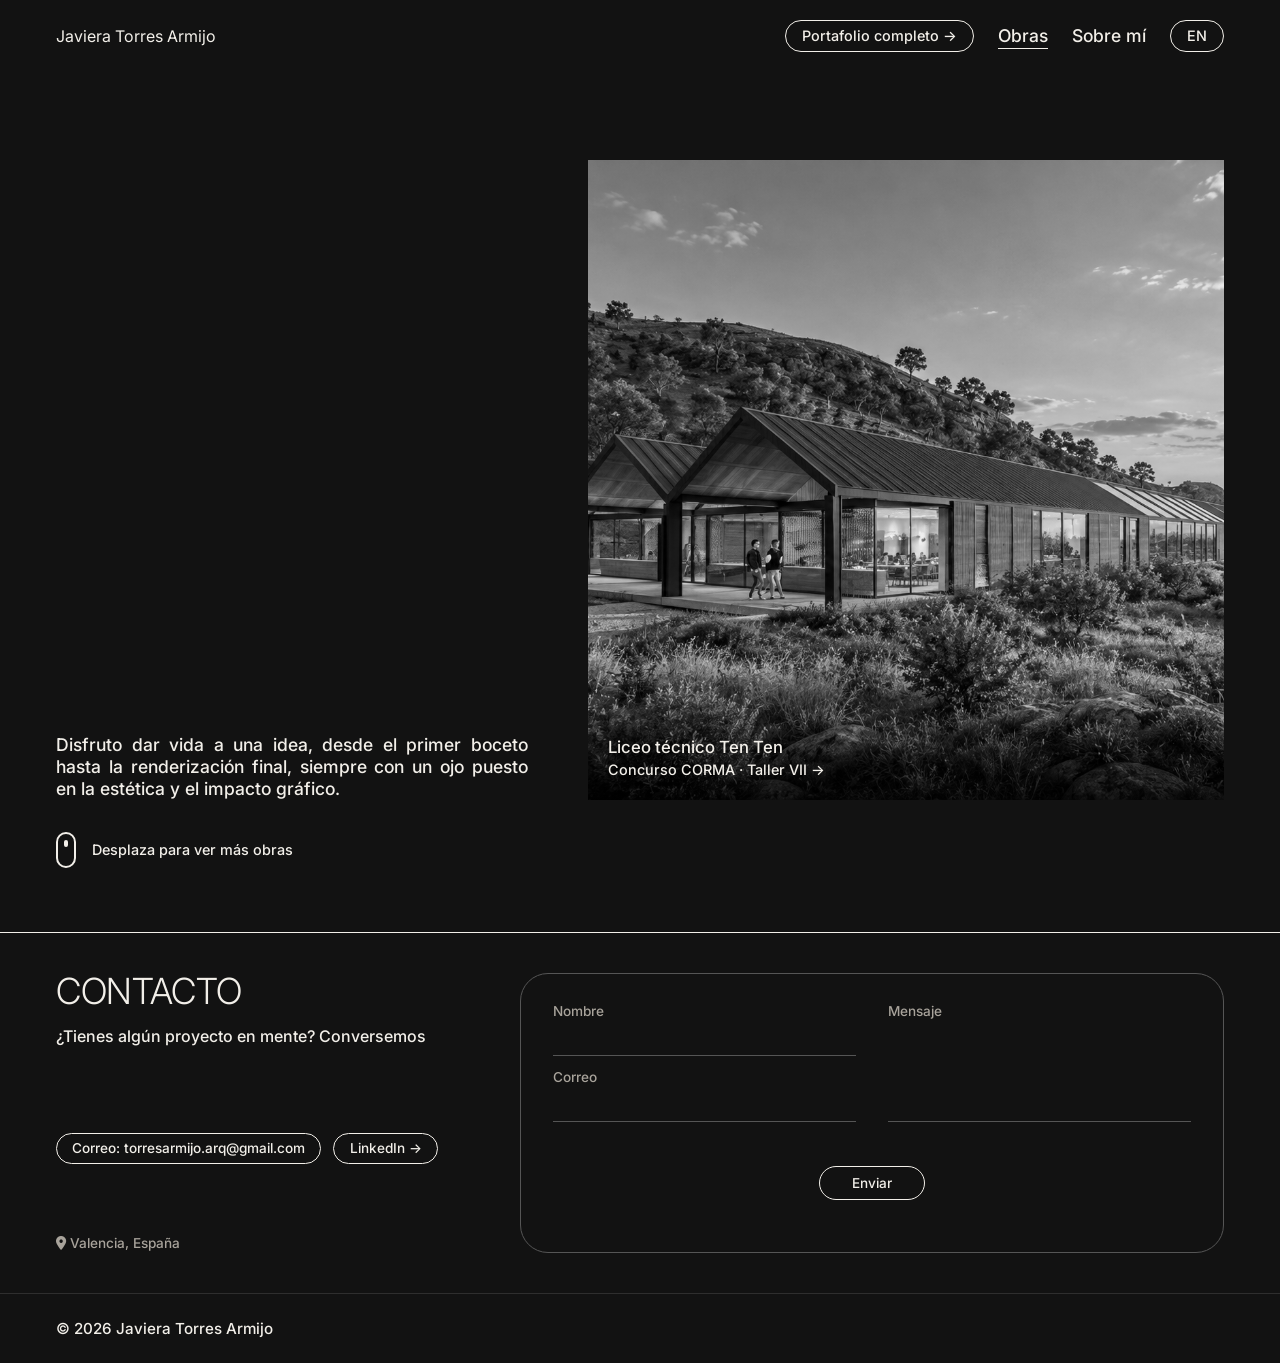
<file: index.html>
<!DOCTYPE html>
<html lang="es">

<head>
    <meta charset="UTF-8">
    <meta name="viewport" content="width=device-width, initial-scale=1.0">
    <title data-i18n="index.title">Javiera Torres Armijo · Arquitecta · Portafolio</title>
    <meta name="description" data-i18n-content="index.desc"
        content="Portafolio de Javiera Torres Armijo, arquitecta, diseñadora gráfica y web. Trabajos seleccionados 2020 - 2025">
    <link rel="preconnect" href="https://fonts.googleapis.com">
    <link rel="preconnect" href="https://fonts.gstatic.com" crossorigin>
    <link rel="stylesheet" href="https://fonts.googleapis.com/css2?family=Inter:wght@300;400;500;600&display=swap">
    <link rel="stylesheet" href="https://cdnjs.cloudflare.com/ajax/libs/font-awesome/6.5.1/css/all.min.css">
    <link rel="stylesheet" href="styles.css">
</head>

<body>
    <header class="cabecera">
        <div class="contenedor cabecera__interior">
            <a href="index.html" class="cabecera__nombre">Javiera Torres Armijo</a>
            <nav aria-label="Principal">
                <ul class="menu">
                    <li class="menu__item"><a href="https://online.fliphtml5.com/nnvds/bmsx" class="boton boton--menu"
                            target="_blank" rel="noopener" data-i18n="nav.portafolio">Portafolio
                            completo &rarr;</a></li>
                    <li class="menu__item"> <a href="index.html" class="menu__enlace" aria-current="page"
                            data-i18n="nav.obras">Obras</a></li>
                    <li class="menu__item"><a href="sobre-mi.html" class="menu__enlace" data-i18n="nav.sobre">Sobre
                            mí</a></li>
                    <li class="menu__item"><button class="boton boton--menu" id="boton-idioma" type="button"
                            aria-label="Cambiar idioma">EN</button></li>
                </ul>
            </nav>
        </div>
    </header>
    <main class="obras">
        <ul class="obras__fila">
            <li class="obras__item presentacion">
                <h1 class="presentacion__texto" data-i18n="index.presentacion">Disfruto dar vida a una idea, desde el primer boceto hasta la
                    renderización final, siempre con un ojo puesto en la estética y el impacto gráfico.</h1>
            </li>
            <li class="obras__item">
                <a href="obra-1.html" class="tarjeta">
                    <img src="imgs/index/foto1.png" alt="Imagen principal del Liceo Técnico Ten Ten"
                        class="tarjeta__img" width="867" height="596">
                    <div class="tarjeta__texto">
                        <h2 class="tarjeta__titulo" data-i18n="index.c1.titulo">Liceo técnico Ten Ten</h2>
                        <p class="tarjeta__sub" data-i18n="index.c1.sub">Concurso CORMA · Taller VII &rarr;</p>
                    </div>
                </a>
            </li>
            <li class="obras__item">
                <a href="obra-2.html" class="tarjeta">
                    <img src="imgs/index/foto3.png" alt="Imagen principal de Parque conector Mapocho"
                        class="tarjeta__img" height="657" width="912" loading="lazy">
                    <div class="tarjeta__texto">
                        <h2 class="tarjeta__titulo" data-i18n="index.c2.titulo">Parque conector Mapocho</h2>
                        <p class="tarjeta__sub" data-i18n="index.c2.sub">Edificio puente · Taller VIII &rarr;</p>
                    </div>
                </a>
            </li>
            <li class="obras__item">
                <a href="obra-3.html" class="tarjeta">
                    <img src="imgs/index/foto4.png" alt="Imagen principal de Polideportivo Vicuña" class="tarjeta__img"
                        height="657" width="928" loading="lazy">
                    <div class="tarjeta__texto">
                        <h2 class="tarjeta__titulo" data-i18n="index.c3.titulo">Polideportivo Vicuña</h2>
                        <p class="tarjeta__sub" data-i18n="index.c3.sub">Proyecto polideportivo · Taller IX &rarr;</p>
                    </div>
                </a>
            </li>
            <li class="obras__item">
                <a href="obra-4.html" class="tarjeta">
                    <img src="imgs/index/foto2.png"
                        alt="Imagen principal de Estación Terminal, Proyecto Tren Santiago - Melipilla"
                        class="tarjeta__img" width="928" height="657" loading="lazy">
                    <div class="tarjeta__texto">
                        <h2 class="tarjeta__titulo" data-i18n="index.c4.titulo">Estación terminal<br>Tren Santiago - Melipilla</h2>
                        <p class="tarjeta__sub" data-i18n="index.c4.sub">Proyecto de título &rarr;</p>
                    </div>
                </a>
            </li>
        </ul>
        <div class="obras__controles contenedor">
            <p class="obras__aviso">
                <span class="raton" aria-hidden="true"></span>
                <span data-i18n="index.aviso">Desplaza para ver más obras</span>                
            </p>
        </div>
    </main>
    <footer class="pie" id="contacto">
        <div class="contenedor contacto">
            <section class="contacto__texto">
                <h2 class="titulo-gigante" data-i18n="pie.titulo">Contacto</h2>
                <p class="contacto__lema" data-i18n="pie.lema">¿Tienes algún proyecto en mente? Conversemos</p>
                <div class="contacto__botones">
                    <span class="boton boton--texto">
                        <span data-i18n="pie.correo">Correo:
                    </span> <span class="contacto__correo">torresarmijo.arq@gmail.com</span></span>
                    <a href="https://www.linkedin.com/in/javiera-torres-4b315a322/" class="boton" target="_blank"
                        rel="noopener">LinkedIn &rarr;</a>
                </div>
                <p class="contacto__lugar"><i class="fa-solid fa-location-dot"></i> <span
                        data-i18n="pie.lugar">Valencia, España</span></p>
            </section>
            <form action="mailto:torresarmijo.arq@gmail.com" class="formulario" method="post" enctype="text/plain"
                id="formulario" novalidate>
                <div class="formulario__campo">
                    <label for="nombre" class="formulario__etiqueta" data-i18n="lbl.nombre">Nombre</label>
                    <input type="text" class="formulario__control" id="nombre" name="nombre" required>
                </div>
                <div class="formulario__campo">
                    <label for="correo" class="formulario__etiqueta" data-i18n="lbl.correo">Correo</label>
                    <input type="email" class="formulario__control" id="correo" name="correo" required>
                </div>
                <div class="formulario__campo">
                    <label for="mensaje" class="formulario__etiqueta" data-i18n="lbl.mensaje">Mensaje</label>
                    <textarea name="mensaje" id="mensaje" class="formulario__control" rows="3" required></textarea>
                </div>
                <button class="boton" type="submit" data-i18n="lbl.enviar">Enviar</button>
                <p class="formulario__mensaje" id="mensaje-formulario" role="status"></p>
            </form>
        </div>
        <div class="contenedor pie__interior">
            <p>&copy; <span id="anio">2026</span> Javiera Torres Armijo</p>
        </div>
    </footer>
    <script src="idiomas.js" defer></script>
    <script src="main.js" defer></script>

</body>

</html>
</file>
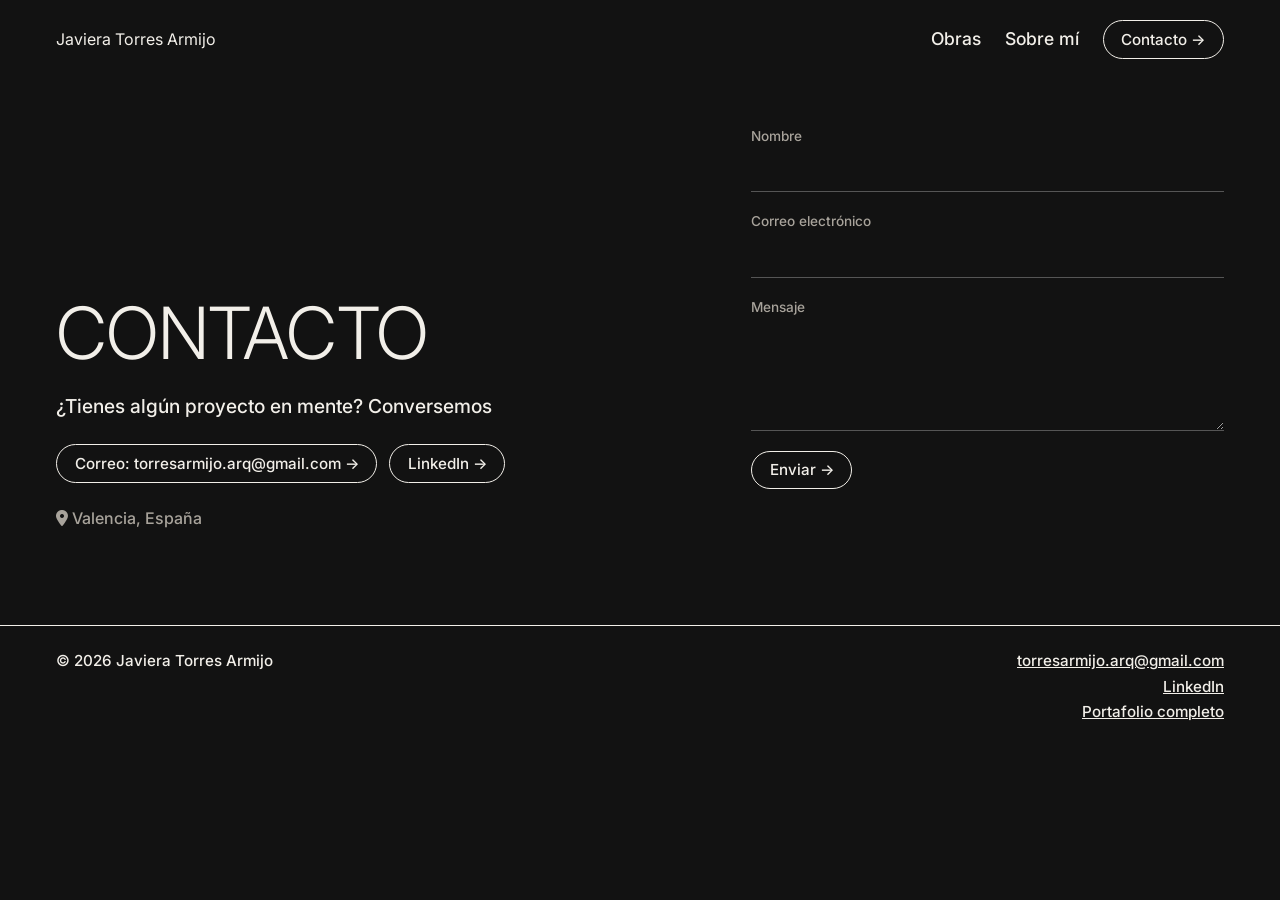
<file: contacto.html>
<!DOCTYPE html>
<html lang="es">

<head>
    <meta charset="UTF-8">
    <meta name="viewport" content="width=device-width, initial-scale=1.0">
    <title>Contacto · Javiera Torres Armijo</title>
    <meta name="description"
        content="Portafolio de Javiera Torres Armijo, arquitecta, diseñadora gráfica y web. Contacto">
    <link rel="preconnect" href="https://fonts.googleapis.com">
    <link rel="preconnect" href="https://fonts.gstatic.com" crossorigin>
    <link rel="stylesheet" href="https://fonts.googleapis.com/css2?family=Inter:wght@300;400;500;600&display=swap">
    <link rel="stylesheet" href="https://cdnjs.cloudflare.com/ajax/libs/font-awesome/6.5.1/css/all.min.css">
    <link rel="stylesheet" href="styles.css">
</head>

<body>
    <header class="cabecera">
        <div class="contenedor cabecera__interior">
            <a href="index.html" class="cabecera__nombre">Javiera Torres Armijo</a>
            <nav aria-label="Principal">
                <ul class="menu">
                    <li class="menu__item"><a href="index.html" class="menu__enlace">Obras</a></li>
                    <li class="menu__item"><a href="sobre-mi.html" class="menu__enlace">Sobre mí</a></li>
                    <li class="menu__item"><a href="contacto.html" aria-current="page" class="boton">Contacto &rarr;</a>
                    </li>
                </ul>
            </nav>
        </div>
    </header>
    <main class="contenedor contacto">
        <section class="contacto__texto">
            <h1 class="titulo-gigante">Contacto</h1>
            <p class="contacto__lema">¿Tienes algún proyecto en mente? Conversemos</p>
            <div class="contacto__botones">
                <a href="mailto:torresarmijo.arq@gmail.com" class="boton">Correo: torresarmijo.arq@gmail.com &rarr;</a>
                <a href="https://www.linkedin.com/in/javiera-torres-4b315a322/" class="boton" target="_blank" rel="noopener">LinkedIn &rarr;</a>
            </div>
            <p class="contacto__lugar"><i class="fa-solid fa-location-dot"></i> Valencia, España</p>
        </section>
        <form action="mailto:torresarmijo.arq@gmail.com" class="formulario" method="post" enctype="text/plain" id="formulario" novalidate>
            <div class="formulario__campo">
                <label for="nombre" class="formulario__etiqueta">Nombre</label>
                <input type="text" class="formulario__control" id="nombre" name="nombre" required>
            </div>
            <div class="formulario__campo">
                <label for="correo" class="formulario__etiqueta">Correo electrónico</label>
                <input type="email" class="formulario__control" id="correo" name="correo" required>
            </div>
            <div class="formulario__campo">
                <label for="mensaje" class="formulario__etiqueta">Mensaje</label>
                <textarea name="mensaje" id="mensaje" class="formulario__control" rows="4" required></textarea>
            </div>
            <button class="boton" type="submit">Enviar &rarr;</button>
            <p class="formulario__mensaje" id="mensaje-formulario" role="status"></p>
        </form>
    </main>
     <footer class="pie">
        <div class="contenedor pie__interior">
            <p>&copy; <span id="anio">2026</span> Javiera Torres Armijo</p>
            <div class="pie__contacto"><a href="mailto:torresarmijo.arq@gmail.com">torresarmijo.arq@gmail.com</a><a
                    href="https://www.linkedin.com/in/javiera-torres-4b315a322/" target="_blank"
                    rel="noopener">LinkedIn</a>
                <a href="https://online.fliphtml5.com/nnvds/bmsx" target="_blank" rel="noopener">Portafolio
                    completo</a>
            </div>
        </div>
    </footer>
<script src="main.js" defer></script>
</body>

</html>
</file>
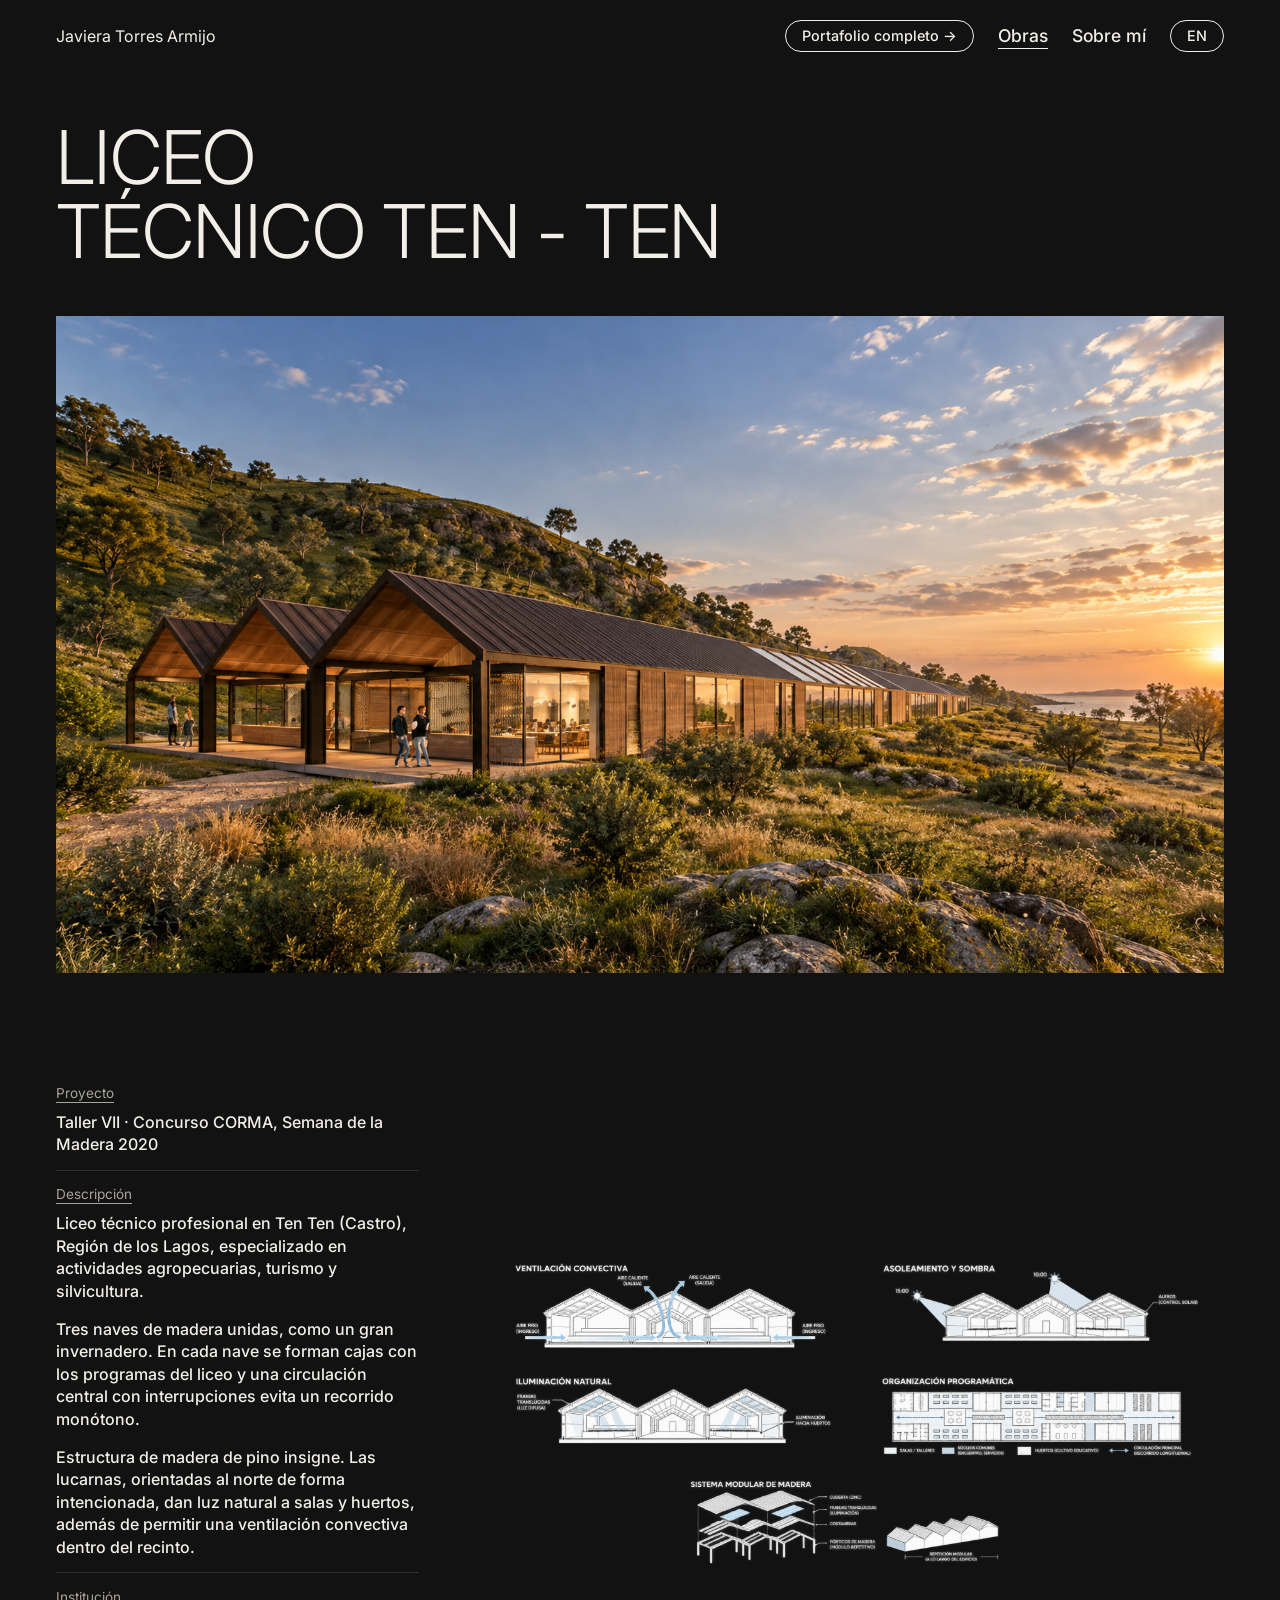
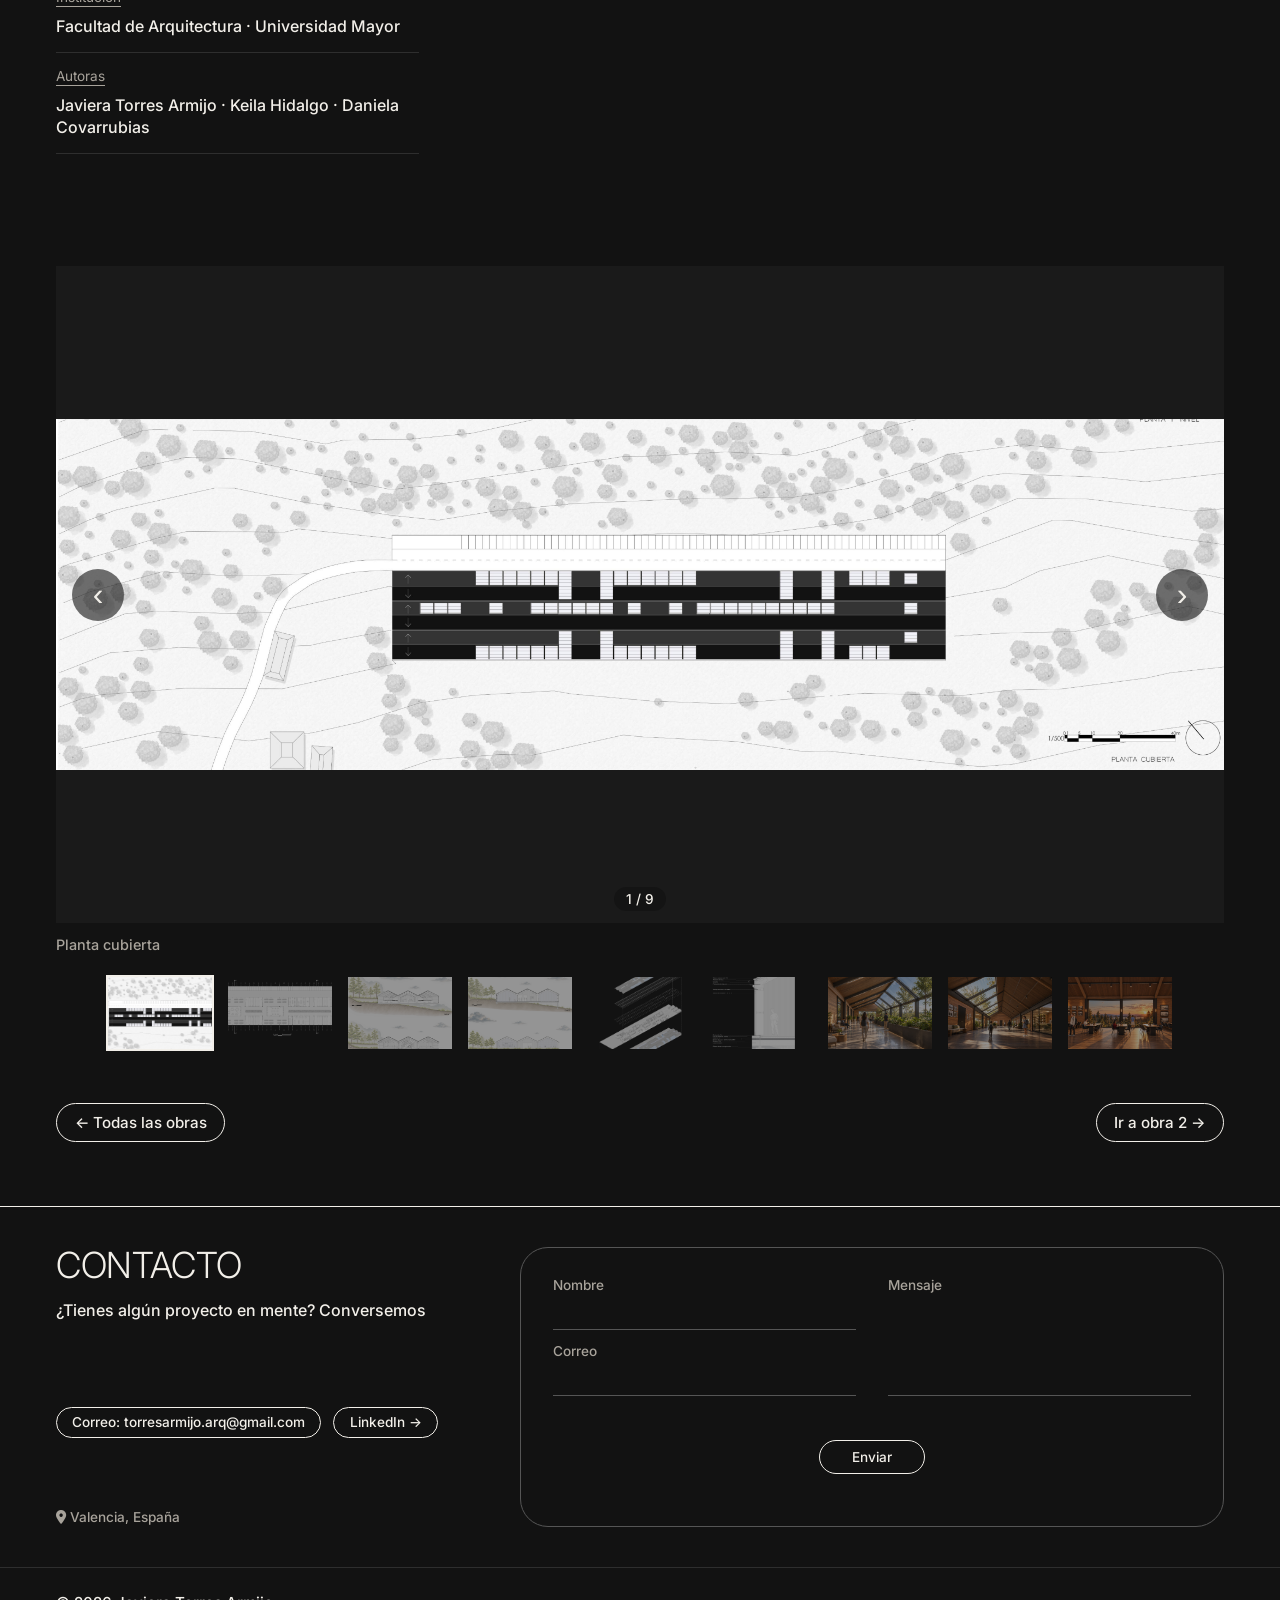
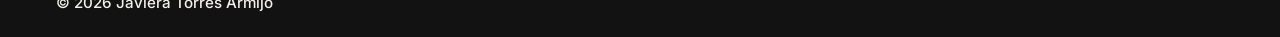
<file: obra-1.html>
<!DOCTYPE html>
<html lang="es">

<head>
    <meta charset="UTF-8">
    <meta name="viewport" content="width=device-width, initial-scale=1.0">
    <title data-i18n="o1.title">Liceo técnico Ten Ten · Javiera Torres Armijo</title>
    <meta name="description" data-i18n-content="o1.desc"
        content="Liceo técnico profesional de tres naves de madera en Ten Ten, Castro, para el concurso Corma 2020.">
    <link rel="preconnect" href="https://fonts.googleapis.com">
    <link rel="preconnect" href="https://fonts.gstatic.com" crossorigin>
    <link rel="stylesheet" href="https://fonts.googleapis.com/css2?family=Inter:wght@300;400;500;600&display=swap">
    <link rel="stylesheet" href="https://cdnjs.cloudflare.com/ajax/libs/font-awesome/6.5.1/css/all.min.css">
    <link rel="stylesheet" href="styles.css">
</head>

<body>
    <header class="cabecera">
        <div class="contenedor cabecera__interior">
            <a href="index.html" class="cabecera__nombre">Javiera Torres Armijo</a>
            <nav aria-label="Principal">
                <ul class="menu">
                    <li class="menu__item"><a href="https://online.fliphtml5.com/nnvds/bmsx" class="boton boton--menu"
                            target="_blank" rel="noopener" data-i18n="nav.portafolio">Portafolio
                            completo &rarr;</a></li>
                    <li class="menu__item"> <a href="index.html" class="menu__enlace" aria-current="page"
                            data-i18n="nav.obras">Obras</a></li>
                    <li class="menu__item"><a href="sobre-mi.html" class="menu__enlace" data-i18n="nav.sobre">Sobre
                            mí</a></li>
                    <li class="menu__item"><button class="boton boton--menu" id="boton-idioma" type="button"
                            aria-label="Cambiar idioma">EN</button></li>
                </ul>
            </nav>
        </div>
    </header>
    <main class="contenedor obra">
        <header class="obra__encabezado">
            <h1 class="titulo-gigante" data-i18n-html="o1.titulo">Liceo<br>técnico Ten - Ten</h1>
        </header>
        <!-- Imagen de portada -->
        <img src="imgs/obra1/foto1.png"
            alt="Imagen exterior del Liceo Técnico Ten Ten, con volúmenes de cubierta a dos aguas"
            class="obra__principal">
        <!-- Descripción del proyecto -->
        <section class="concepto" aria-label="Descripción del proyecto">
            <dl class="ficha">
                <div class="ficha__fila">
                    <dt data-i18n="ficha.proyecto">Proyecto</dt>
                    <dd data-i18n="o1.proyecto">Taller VII · Concurso CORMA, Semana de la Madera 2020</dd>
                </div>
                <div class="ficha__fila">
                    <dt data-i18n="ficha.descripcion">Descripción</dt>
                    <dd data-i18n="o1.desc1">Liceo técnico profesional en Ten Ten (Castro), Región de los Lagos,
                        especializado en actividades
                        agropecuarias, turismo y silvicultura.</dd>
                    <dd data-i18n="o1.desc2">Tres naves de madera unidas, como un gran invernadero. En cada nave se
                        forman cajas con los
                        programas del liceo y una circulación central con interrupciones evita un recorrido monótono.
                    </dd>
                    <dd data-i18n="o1.desc3">Estructura de madera de pino insigne. Las lucarnas, orientadas al norte de
                        forma intencionada,
                        dan luz natural a salas y huertos, además de permitir una ventilación convectiva dentro del
                        recinto.</dd>
                </div>
                <div class="ficha__fila">
                    <dt data-i18n="ficha.institucion">Institución</dt>
                    <dd data-i18n="ficha.facultad">Facultad de Arquitectura · Universidad Mayor</dd>
                </div>
                <div class="ficha__fila">
                    <dt data-i18n="ficha.autoras">Autoras</dt>
                    <dd>Javiera Torres Armijo · Keila Hidalgo · Daniela Covarrubias</dd>
                </div>
            </dl>
            <img src="imgs/obra1/foto5.png" alt="Esquemas de forma y estructura del Liceo Técnico Ten Ten"
                class="concepto__img">
        </section>

        <!-- Galeria imagen -->
        <section class="galeria-obra" aria-label="Galería de imágenes">
            <div class="galeria-obra__marco">
                <button class="galeria-obra__flecha galeria-obra__flecha--izq" id="flecha-anterior" type="button"
                    aria-label="Imagen anterior">&lsaquo;</button>
                <img src="imgs/obra1/foto7.png" alt="Planta cubierta" class="galeria-obra__img">
                <button class="galeria-obra__flecha galeria-obra__flecha--der" id="flecha-siguiente" type="button"
                    aria-label="Imagen siguiente">&rsaquo;</button>
                <p class="galeria-obra__contador">1 / 10</p>
            </div>
            <p class="galeria-obra__pie">Planta cubierta</p>
            <ul class="miniaturas">
                <li><button class="miniatura" type="button" aria-label="Ver imagen 1"><img src="imgs/obra1/foto7.png"
                            alt="Planta cubierta" class="miniatura__img"></button></li>
                <li><button class="miniatura" type="button" aria-label="Ver imagen 2"><img src="imgs/obra1/foto6.png"
                            alt="Planta 1 nivel" class="miniatura__img"></button></li>
                <li><button class="miniatura" type="button" aria-label="Ver imagen 3"><img src="imgs/obra1/foto8.png"
                            alt="Cortes fugados" class="miniatura__img"></button></li>
                <li><button class="miniatura" type="button" aria-label="Ver imagen 4"><img src="imgs/obra1/foto11.png"
                            alt="Corte y elevación" class="miniatura__img"></button></li>
                <li><button class="miniatura" type="button" aria-label="Ver imagen 5"><img src="imgs/obra1/foto9.png"
                            alt="Isometrica explotada de estructura" class="miniatura__img"></button></li>
                <li><button class="miniatura" type="button" aria-label="Ver imagen 7"><img src="imgs/obra1/foto10.png"
                            alt="Escantillón" class="miniatura__img"></button></li>
                <li><button class="miniatura" type="button" aria-label="Ver imagen 8"><img src="imgs/obra1/foto2.png"
                            alt="Imagen interior 1" class="miniatura__img"></button></li>
                <li><button class="miniatura" type="button" aria-label="Ver imagen 9"><img src="imgs/obra1/foto3.png"
                            alt="Imagen interior 2" class="miniatura__img"></button></li>
                <li><button class="miniatura" type="button" aria-label="Ver imagen 10"><img src="imgs/obra1/foto4.png"
                            alt="Imagen interior 3" class="miniatura__img"></button></li>
            </ul>
        </section>
        <nav class="paginacion" aria-label="Otras obras">
            <a href="index.html" class="boton" data-i18n="pag.todas">&larr; Todas las obras</a>
            <a href="obra-2.html" class="boton" data-i18n="pag.next2">Ir a obra 2 &rarr;</a>
        </nav>
    </main>
    <footer class="pie" id="contacto">
        <div class="contenedor contacto">
            <section class="contacto__texto">
                <h2 class="titulo-gigante" data-i18n="pie.titulo">Contacto</h2>
                <p class="contacto__lema" data-i18n="pie.lema">¿Tienes algún proyecto en mente? Conversemos</p>
                <div class="contacto__botones">
                    <span class="boton boton--texto"><span data-i18n="pie.correo">Correo:</span> <span
                            class="contacto__correo">torresarmijo.arq@gmail.com</span></span>
                    <a href="https://www.linkedin.com/in/javiera-torres-4b315a322/" class="boton" target="_blank"
                        rel="noopener">LinkedIn &rarr;</a>
                </div>
                <p class="contacto__lugar"><i class="fa-solid fa-location-dot"></i> <span
                        data-i18n="pie.lugar">Valencia, España</span></p>
            </section>
            <form action="mailto:torresarmijo.arq@gmail.com" class="formulario" method="post" enctype="text/plain"
                id="formulario" novalidate>
                <div class="formulario__campo">
                    <label for="nombre" class="formulario__etiqueta" data-i18n="lbl.nombre">Nombre</label>
                    <input type="text" class="formulario__control" id="nombre" name="nombre" required>
                </div>
                <div class="formulario__campo">
                    <label for="correo" class="formulario__etiqueta" data-i18n="lbl.correo">Correo</label>
                    <input type="email" class="formulario__control" id="correo" name="correo" required>
                </div>
                <div class="formulario__campo">
                    <label for="mensaje" class="formulario__etiqueta" data-i18n="lbl.mensaje">Mensaje</label>
                    <textarea name="mensaje" id="mensaje" class="formulario__control" rows="3" required></textarea>
                </div>
                <button class="boton" type="submit" data-i18n="lbl.enviar">Enviar</button>
                <p class="formulario__mensaje" id="mensaje-formulario" role="status"></p>
            </form>
        </div>
        <div class="contenedor pie__interior">
            <p>&copy; <span id="anio">2026</span> Javiera Torres Armijo</p>
        </div>
    </footer>
    <script src="idiomas.js" defer></script>
    <script src="main.js" defer></script>
</body>

</html>
</file>
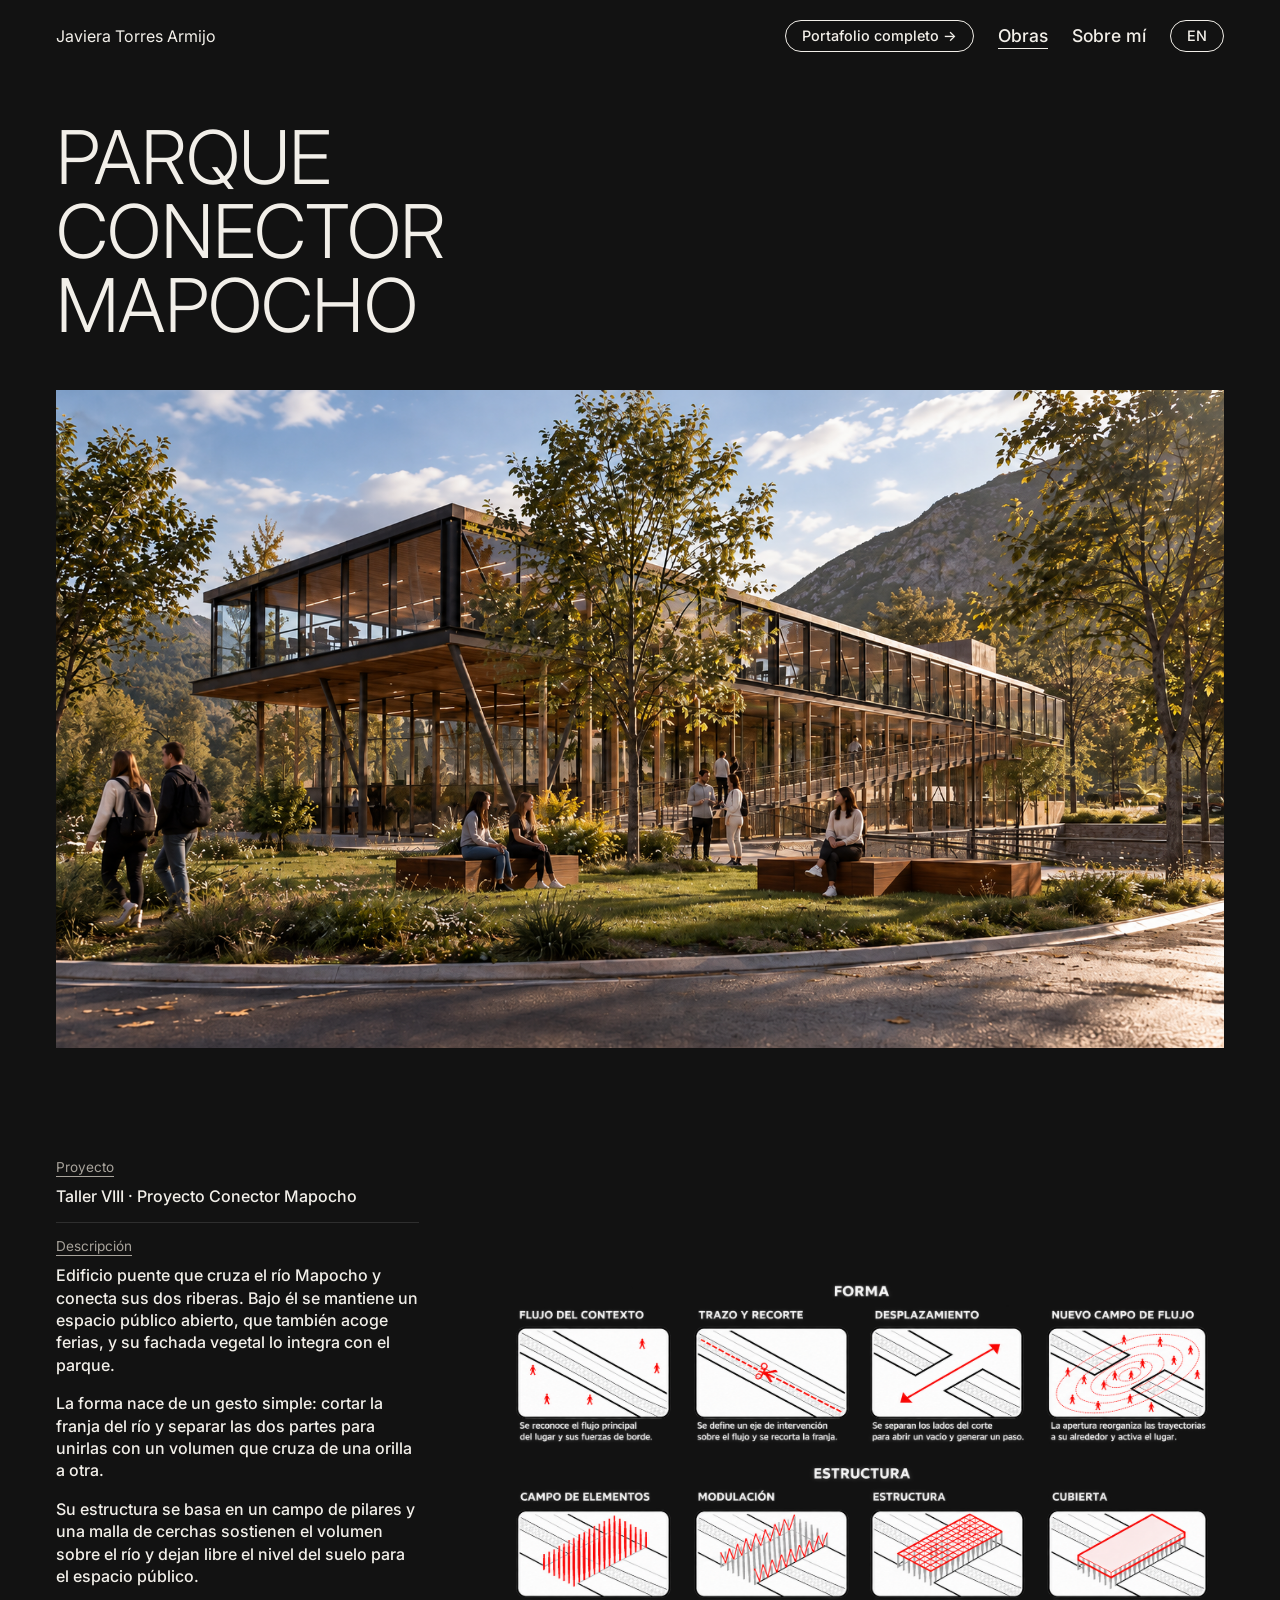
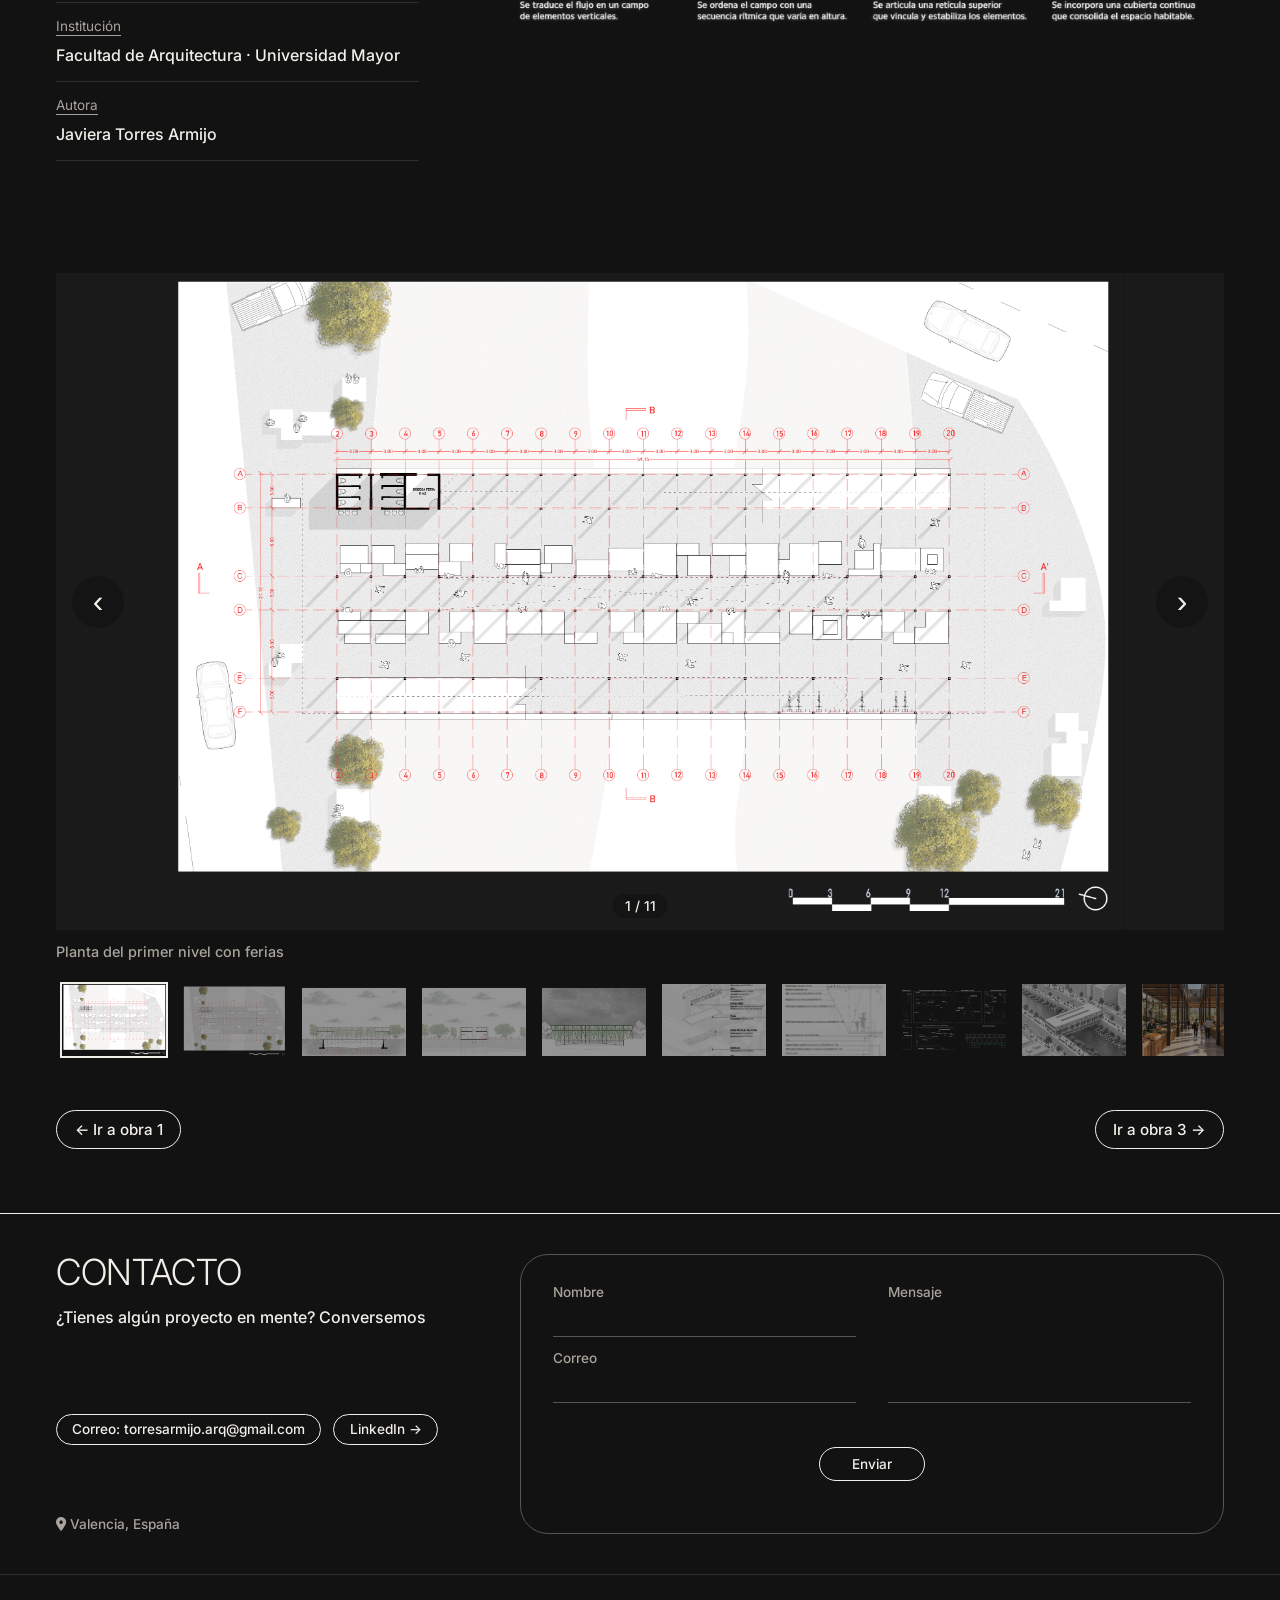
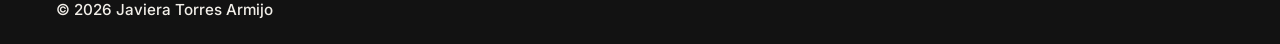
<file: obra-2.html>
<!DOCTYPE html>
<html lang="es">

<head>
    <meta charset="UTF-8">
    <meta name="viewport" content="width=device-width, initial-scale=1.0">
    <title data-i18n="o2.title">Parque Conector Mapocho · Javiera Torres Armijo</title>
    <meta name="description" data-i18n-content="o2.desc"
        content="Edificio puente que conecta ambas riberas del río Mapocho, con fachada vegetal">
    <link rel="preconnect" href="https://fonts.googleapis.com">
    <link rel="preconnect" href="https://fonts.gstatic.com" crossorigin>
    <link rel="stylesheet" href="https://fonts.googleapis.com/css2?family=Inter:wght@300;400;500;600&display=swap">
    <link rel="stylesheet" href="https://cdnjs.cloudflare.com/ajax/libs/font-awesome/6.5.1/css/all.min.css">
    <link rel="stylesheet" href="styles.css">
</head>

<body>
    <header class="cabecera">
        <div class="contenedor cabecera__interior">
            <a href="index.html" class="cabecera__nombre">Javiera Torres Armijo</a>
            <nav aria-label="Principal">
                <ul class="menu">
                    <li class="menu__item"><a href="https://online.fliphtml5.com/nnvds/bmsx" class="boton boton--menu"
                            target="_blank" rel="noopener" data-i18n="nav.portafolio">Portafolio
                            completo &rarr;</a></li>
                    <li class="menu__item"> <a href="index.html" class="menu__enlace" aria-current="page"
                            data-i18n="nav.obras">Obras</a></li>
                    <li class="menu__item"><a href="sobre-mi.html" class="menu__enlace" data-i18n="nav.sobre">Sobre
                            mí</a></li>
                    <li class="menu__item"><button class="boton boton--menu" id="boton-idioma" type="button"
                            aria-label="Cambiar idioma">EN</button></li>
                </ul>
            </nav>
        </div>
    </header>
    <main class="contenedor obra">
        <header class="obra__encabezado">
            <h1 class="titulo-gigante" data-i18n-html="o2.titulo">Parque<br>Conector Mapocho</h1>
        </header>
        <!-- Imagen de portada -->
        <img src="imgs/obra2/foto1.png" alt="Vista externa del edificio conector sobre el parque"
            class="obra__principal">
        <!-- Descripción del proyecto -->
        <section class="concepto" aria-label="Descripción del proyecto">
            <dl class="ficha">
                <div class="ficha__fila">
                    <dt data-i18n="ficha.proyecto">Proyecto</dt>
                    <dd data-i18n="o2.proyecto">Taller VIII · Proyecto Conector Mapocho</dd>
                </div>
                <div class="ficha__fila">
                    <dt data-i18n="ficha.descripcion">Descripción</dt>
                    <dd data-i18n="o2.desc1">Edificio puente que cruza el río Mapocho y conecta sus dos riberas. Bajo él
                        se mantiene un
                        espacio público abierto, que también acoge ferias, y su fachada vegetal lo integra con el
                        parque.</dd>
                    <dd data-i18n="o2.desc2">La forma nace de un gesto simple: cortar la franja del río y separar las
                        dos partes para unirlas
                        con un volumen que cruza de una orilla a otra.</dd>
                    <dd data-i18n="o2.desc3">Su estructura se basa en un campo de pilares y una malla de cerchas
                        sostienen el volumen sobre
                        el río y dejan libre el nivel del suelo para el espacio público.</dd>
                </div>
                <div class="ficha__fila">
                    <dt data-i18n="ficha.institucion">Institución</dt>
                    <dd data-i18n="ficha.facultad">Facultad de Arquitectura · Universidad Mayor</dd>
                </div>
                <div class="ficha__fila">
                    <dt data-i18n="ficha.autora">Autora</dt>
                    <dd>Javiera Torres Armijo</dd>
                </div>
            </dl>
            <img src="imgs/obra2/foto11.png" alt="Esquemas estructura y forma Parque Conector Mapocho"
                class="concepto__img">
        </section>

        <!-- Galeria imagen -->
        <section class="galeria-obra" aria-label="Galería de imágenes">
            <div class="galeria-obra__marco">
                <button class="galeria-obra__flecha galeria-obra__flecha--izq" id="flecha-anterior" type="button"
                    aria-label="Imagen anterior">&lsaquo;</button>
                <img src="imgs/obra2/foto4.png" alt="Planta del primer nivel con ferias" class="galeria-obra__img">
                <button class="galeria-obra__flecha galeria-obra__flecha--der" id="flecha-siguiente" type="button"
                    aria-label="Imagen siguiente">&rsaquo;</button>
                <p class="galeria-obra__contador">1 / 11</p>
            </div>
            <p class="galeria-obra__pie">Planta del primer nivel con ferias</p>
            <ul class="miniaturas">

                <li><button class="miniatura" type="button" aria-label="Ver imagen 1"><img src="imgs/obra2/foto4.png"
                            alt="Planta del primer nivel con ferias" class="miniatura__img"></button></li>
                <li><button class="miniatura" type="button" aria-label="Ver imagen 2"><img src="imgs/obra2/foto5.png"
                            alt="Planta del primer nivel sin ferias" class="miniatura__img"></button></li>
                <li><button class="miniatura" type="button" aria-label="Ver imagen 3"><img src="imgs/obra2/foto6.png"
                            alt="Corte AA'" class="miniatura__img"></button></li>
                <li><button class="miniatura" type="button" aria-label="Ver imagen 4"><img src="imgs/obra2/foto13.png"
                            alt="Corte BB'" class="miniatura__img"></button></li>
                <li><button class="miniatura" type="button" aria-label="Ver imagen 5"><img src="imgs/obra2/foto7.png"
                            alt="Elevación" class="miniatura__img"></button></li>
                <li><button class="miniatura" type="button" aria-label="Ver imagen 6"><img src="imgs/obra2/foto14.png"
                            alt="Isométrica de estructura" class="miniatura__img"></button></li>
                <li><button class="miniatura" type="button" aria-label="Ver imagen 7"><img src="imgs/obra2/foto8.png"
                            alt="Escantillon" class="miniatura__img"></button></li>
                <li><button class="miniatura" type="button" aria-label="Ver imagen 8"><img src="imgs/obra2/foto15.png"
                            alt="Detalles constructivos" class="miniatura__img"></button></li>
                <li><button class="miniatura" type="button" aria-label="Ver imagen 9"><img src="imgs/obra2/foto9.png"
                            alt="Isometrica de contexto" class="miniatura__img"></button></li>
                <li><button class="miniatura" type="button" aria-label="Ver imagen 10"><img src="imgs/obra2/foto2.png"
                            alt="Imagen del espacio público bajo el edificio" class="miniatura__img"></button></li>
                <li><button class="miniatura" type="button" aria-label="Ver imagen 11"><img src="imgs/obra2/foto10.png"
                            alt="Ilustración exterior Parque Conector Mapocho" class="miniatura__img"></button></li>

            </ul>
        </section>
        <nav class="paginacion" aria-label="Otras obras">
            <a href="obra-1.html" class="boton" data-i18n="pag.prev1">&larr; Ir a obra 1</a>
            <a href="obra-3.html" class="boton" data-i18n="pag.next3">Ir a obra 3 &rarr;</a>
        </nav>
    </main>
    <footer class="pie" id="contacto">
        <div class="contenedor contacto">
            <section class="contacto__texto">
                <h2 class="titulo-gigante" data-i18n="pie.titulo">Contacto</h2>
                <p class="contacto__lema" data-i18n="pie.lema">¿Tienes algún proyecto en mente? Conversemos</p>
                <div class="contacto__botones">
                    <span class="boton boton--texto"><span data-i18n="pie.correo">Correo:</span> <span
                            class="contacto__correo">torresarmijo.arq@gmail.com</span></span>
                    <a href="https://www.linkedin.com/in/javiera-torres-4b315a322/" class="boton" target="_blank"
                        rel="noopener">LinkedIn &rarr;</a>
                </div>
                <p class="contacto__lugar"><i class="fa-solid fa-location-dot"></i> <span
                        data-i18n="pie.lugar">Valencia, España</span></p>
            </section>
            <form action="mailto:torresarmijo.arq@gmail.com" class="formulario" method="post" enctype="text/plain"
                id="formulario" novalidate>
                <div class="formulario__campo">
                    <label for="nombre" class="formulario__etiqueta" data-i18n="lbl.nombre">Nombre</label>
                    <input type="text" class="formulario__control" id="nombre" name="nombre" required>
                </div>
                <div class="formulario__campo">
                    <label for="correo" class="formulario__etiqueta" data-i18n="lbl.correo">Correo</label>
                    <input type="email" class="formulario__control" id="correo" name="correo" required>
                </div>
                <div class="formulario__campo">
                    <label for="mensaje" class="formulario__etiqueta" data-i18n="lbl.mensaje">Mensaje</label>
                    <textarea name="mensaje" id="mensaje" class="formulario__control" rows="3" required></textarea>
                </div>
                <button class="boton" type="submit" data-i18n="lbl.enviar">Enviar</button>
                <p class="formulario__mensaje" id="mensaje-formulario" role="status"></p>
            </form>
        </div>
        <div class="contenedor pie__interior">
            <p>&copy; <span id="anio">2026</span> Javiera Torres Armijo</p>
        </div>
    </footer>
    <script src="idiomas.js" defer></script>
    <script src="main.js" defer></script>
</body>

</html>
</file>
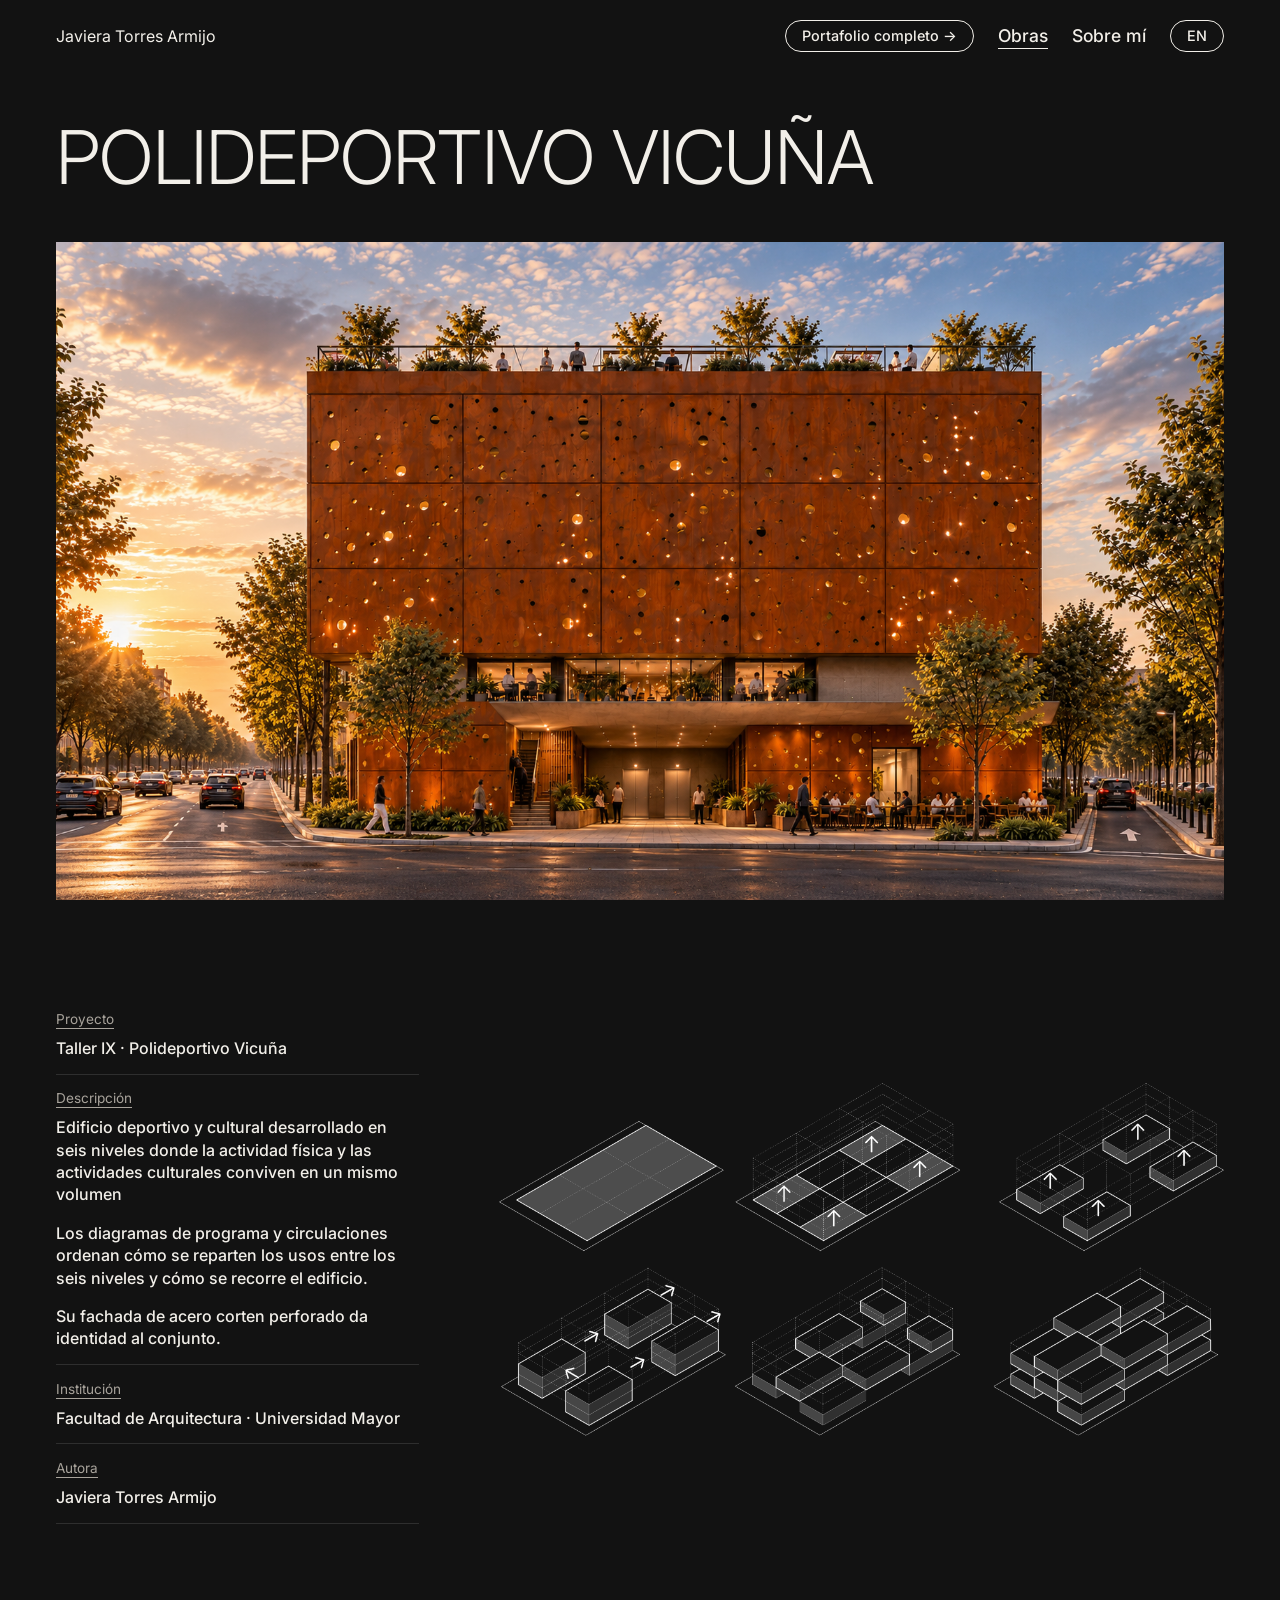
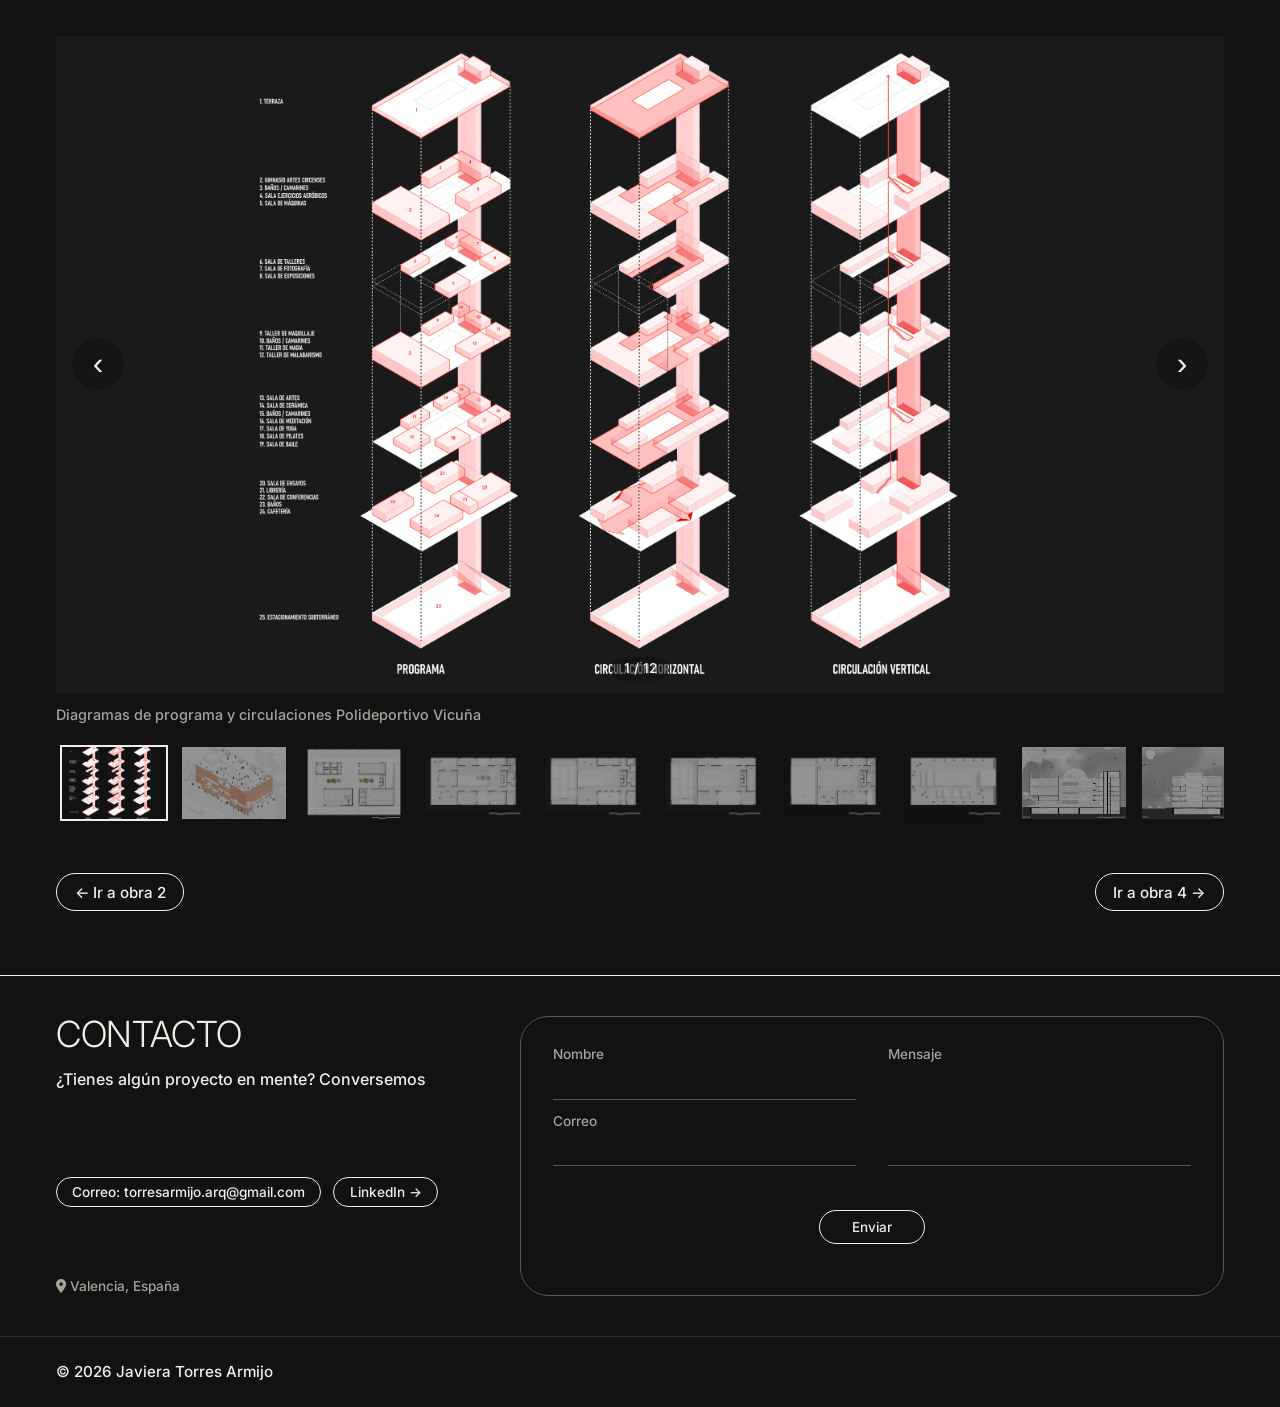
<file: obra-3.html>
<!DOCTYPE html>
<html lang="es">

<head>
    <meta charset="UTF-8">
    <meta name="viewport" content="width=device-width, initial-scale=1.0">
    <title data-i18n="o3.title">Polideportivo Vicuña · Javiera Torres Armijo</title>
    <meta name="description" data-i18n-content="o3.desc"
        content="Edificio deportivo y cultural en seis niveles con fachada de acero corten perforado.">
    <link rel="preconnect" href="https://fonts.googleapis.com">
    <link rel="preconnect" href="https://fonts.gstatic.com" crossorigin>
    <link rel="stylesheet" href="https://fonts.googleapis.com/css2?family=Inter:wght@300;400;500;600&display=swap">
    <link rel="stylesheet" href="https://cdnjs.cloudflare.com/ajax/libs/font-awesome/6.5.1/css/all.min.css">
    <link rel="stylesheet" href="styles.css">
</head>

<body>
    <header class="cabecera">
        <div class="contenedor cabecera__interior">
            <a href="index.html" class="cabecera__nombre">Javiera Torres Armijo</a>
            <nav aria-label="Principal">
                <ul class="menu">
                    <li class="menu__item"><a href="https://online.fliphtml5.com/nnvds/bmsx" class="boton boton--menu"
                            target="_blank" rel="noopener" data-i18n="nav.portafolio">Portafolio
                            completo &rarr;</a></li>
                    <li class="menu__item"> <a href="index.html" class="menu__enlace" aria-current="page"
                            data-i18n="nav.obras">Obras</a></li>
                    <li class="menu__item"><a href="sobre-mi.html" class="menu__enlace" data-i18n="nav.sobre">Sobre
                            mí</a></li>
                    <li class="menu__item"><button class="boton boton--menu" id="boton-idioma" type="button"
                            aria-label="Cambiar idioma">EN</button></li>
                </ul>
            </nav>
        </div>
    </header>
    <main class="contenedor obra">
        <header class="obra__encabezado">
            <h1 class="titulo-gigante" data-i18n="o3.titulo">Polideportivo Vicuña</h1>
        </header>
        <!-- Imagen de portada -->
        <img src="imgs/obra3/foto1.png" alt="Vista externa del Polideportivo Vicuña" class="obra__principal">
        <!-- Descripción del proyecto -->
        <section class="concepto" aria-label="Descripción del proyecto">
            <dl class="ficha">
                <div class="ficha__fila">
                    <dt data-i18n="ficha.proyecto">Proyecto</dt>
                    <dd data-i18n="o3.proyecto">Taller IX · Polideportivo Vicuña</dd>
                </div>
                <div class="ficha__fila">
                    <dt data-i18n="ficha.descripcion">Descripción</dt>
                    <dd data-i18n="o3.desc1">Edificio deportivo y cultural desarrollado en seis niveles donde la
                        actividad física y las
                        actividades culturales conviven en un mismo volumen</dd>
                    <dd data-i18n="o3.desc2">Los diagramas de programa y circulaciones ordenan cómo se reparten los usos
                        entre los seis
                        niveles y cómo se recorre el edificio.</dd>
                    <dd data-i18n="o3.desc3">Su fachada de acero corten perforado da identidad al conjunto.</dd>
                </div>
                <div class="ficha__fila">
                    <dt data-i18n="ficha.institucion">Institución</dt>
                    <dd data-i18n="ficha.facultad">Facultad de Arquitectura · Universidad Mayor</dd>
                </div>
                <div class="ficha__fila">
                    <dt data-i18n="ficha.autora">Autora</dt>
                    <dd>Javiera Torres Armijo</dd>
                </div>
            </dl>
            <img src="imgs/obra3/foto2.png" alt="Esquemas de forma y estructura del Polideportivo Vicuña"
                class="concepto__img">
        </section>

        <!-- Galeria imagen -->
        <section class="galeria-obra" aria-label="Galería de imágenes">
            <div class="galeria-obra__marco">
                <button class="galeria-obra__flecha galeria-obra__flecha--izq" id="flecha-anterior" type="button"
                    aria-label="Imagen anterior">&lsaquo;</button>
                <img src="imgs/obra3/foto1.png" alt="Render del polideportivo con fachada de acero corten perforado"
                    class="galeria-obra__img">
                <button class="galeria-obra__flecha galeria-obra__flecha--der" id="flecha-siguiente" type="button"
                    aria-label="Imagen siguiente">&rsaquo;</button>
                <p class="galeria-obra__contador">1 / 12</p>
            </div>
            <p class="galeria-obra__pie">Lista externa del edificio conector sobre el parque</p>
            <ul class="miniaturas">
                <li><button class="miniatura" type="button" aria-label="Ver imagen 1"><img src="imgs/obra3/foto11.png"
                            alt="Diagramas de programa y circulaciones Polideportivo Vicuña"
                            class="miniatura__img"></button></li>
                <li><button class="miniatura" type="button" aria-label="Ver imagen 2"><img src="imgs/obra3/foto3.png"
                            alt="Isométrica con contexto Polideportivo Vicuña" class="miniatura__img"></button></li>
                <li><button class="miniatura" type="button" aria-label="Ver imagen 3"><img src="imgs/obra3/foto4.png"
                            alt="Planta 1º nivel" class="miniatura__img"></button></li>
                <li><button class="miniatura" type="button" aria-label="Ver imagen 4"><img src="imgs/obra3/foto12.png"
                            alt="Planta 2º nivel" class="miniatura__img"></button></li>
                <li><button class="miniatura" type="button" aria-label="Ver imagen 5"><img src="imgs/obra3/foto5.png"
                            alt="Planta 3º nivel" class="miniatura__img"></button></li>
                <li><button class="miniatura" type="button" aria-label="Ver imagen 6"><img src="imgs/obra3/foto13.png"
                            alt="Planta 4º nivel" class="miniatura__img"></button></li>
                <li><button class="miniatura" type="button" aria-label="Ver imagen 7"><img src="imgs/obra3/foto6.png"
                            alt="Planta 5º nivel" class="miniatura__img"></button></li>
                <li><button class="miniatura" type="button" aria-label="Ver imagen 8"><img src="imgs/obra3/foto14.png"
                            alt="Planta cubierta" class="miniatura__img"></button></li>
                <li><button class="miniatura" type="button" aria-label="Ver imagen 9"><img src="imgs/obra3/foto7.png"
                            alt="Corte BB Polideportivo Vicuña" class="miniatura__img"></button></li>
                <li><button class="miniatura" type="button" aria-label="Ver imagen 10"><img src="imgs/obra3/foto8.png"
                            alt="Corte 2 Polideportivo Vicuña" class="miniatura__img"></button></li>
                <li><button class="miniatura" type="button" aria-label="Ver imagen 11"><img src="imgs/obra3/foto9.png"
                            alt="Elevación norte Polideportivo Vicuña" class="miniatura__img"></button></li>
                <li><button class="miniatura" type="button" aria-label="Ver imagen 12"><img src="imgs/obra3/foto10.png"
                            alt="Elevación poniente Polideportivo Vicuña" class="miniatura__img"></button></li>

            </ul>
        </section>

        <nav class="paginacion" aria-label="Otras obras">
            <a href="obra-2.html" class="boton" data-i18n="pag.prev2">&larr; Ir a obra 2</a>
            <a href="obra-4.html" class="boton" data-i18n="pag.next4">Ir a obra 4 &rarr;</a>
        </nav>
    </main>
    <footer class="pie" id="contacto">
        <div class="contenedor contacto">
            <section class="contacto__texto">
                <h2 class="titulo-gigante" data-i18n="pie.titulo">Contacto</h2>
                <p class="contacto__lema" data-i18n="pie.lema">¿Tienes algún proyecto en mente? Conversemos</p>
                <div class="contacto__botones">
                    <span class="boton boton--texto"><span data-i18n="pie.correo">Correo:</span> <span
                            class="contacto__correo">torresarmijo.arq@gmail.com</span></span>
                    <a href="https://www.linkedin.com/in/javiera-torres-4b315a322/" class="boton" target="_blank"
                        rel="noopener">LinkedIn &rarr;</a>
                </div>
                <p class="contacto__lugar"><i class="fa-solid fa-location-dot"></i> <span
                        data-i18n="pie.lugar">Valencia, España</span></p>
            </section>
            <form action="mailto:torresarmijo.arq@gmail.com" class="formulario" method="post" enctype="text/plain"
                id="formulario" novalidate>
                <div class="formulario__campo">
                    <label for="nombre" class="formulario__etiqueta" data-i18n="lbl.nombre">Nombre</label>
                    <input type="text" class="formulario__control" id="nombre" name="nombre" required>
                </div>
                <div class="formulario__campo">
                    <label for="correo" class="formulario__etiqueta" data-i18n="lbl.correo">Correo</label>
                    <input type="email" class="formulario__control" id="correo" name="correo" required>
                </div>
                <div class="formulario__campo">
                    <label for="mensaje" class="formulario__etiqueta" data-i18n="lbl.mensaje">Mensaje</label>
                    <textarea name="mensaje" id="mensaje" class="formulario__control" rows="3" required></textarea>
                </div>
                <button class="boton" type="submit" data-i18n="lbl.enviar">Enviar</button>
                <p class="formulario__mensaje" id="mensaje-formulario" role="status"></p>
            </form>
        </div>
        <div class="contenedor pie__interior">
            <p>&copy; <span id="anio">2026</span> Javiera Torres Armijo</p>
        </div>
    </footer>
    <script src="idiomas.js" defer></script>
    <script src="main.js" defer></script>
</body>

</html>
</file>
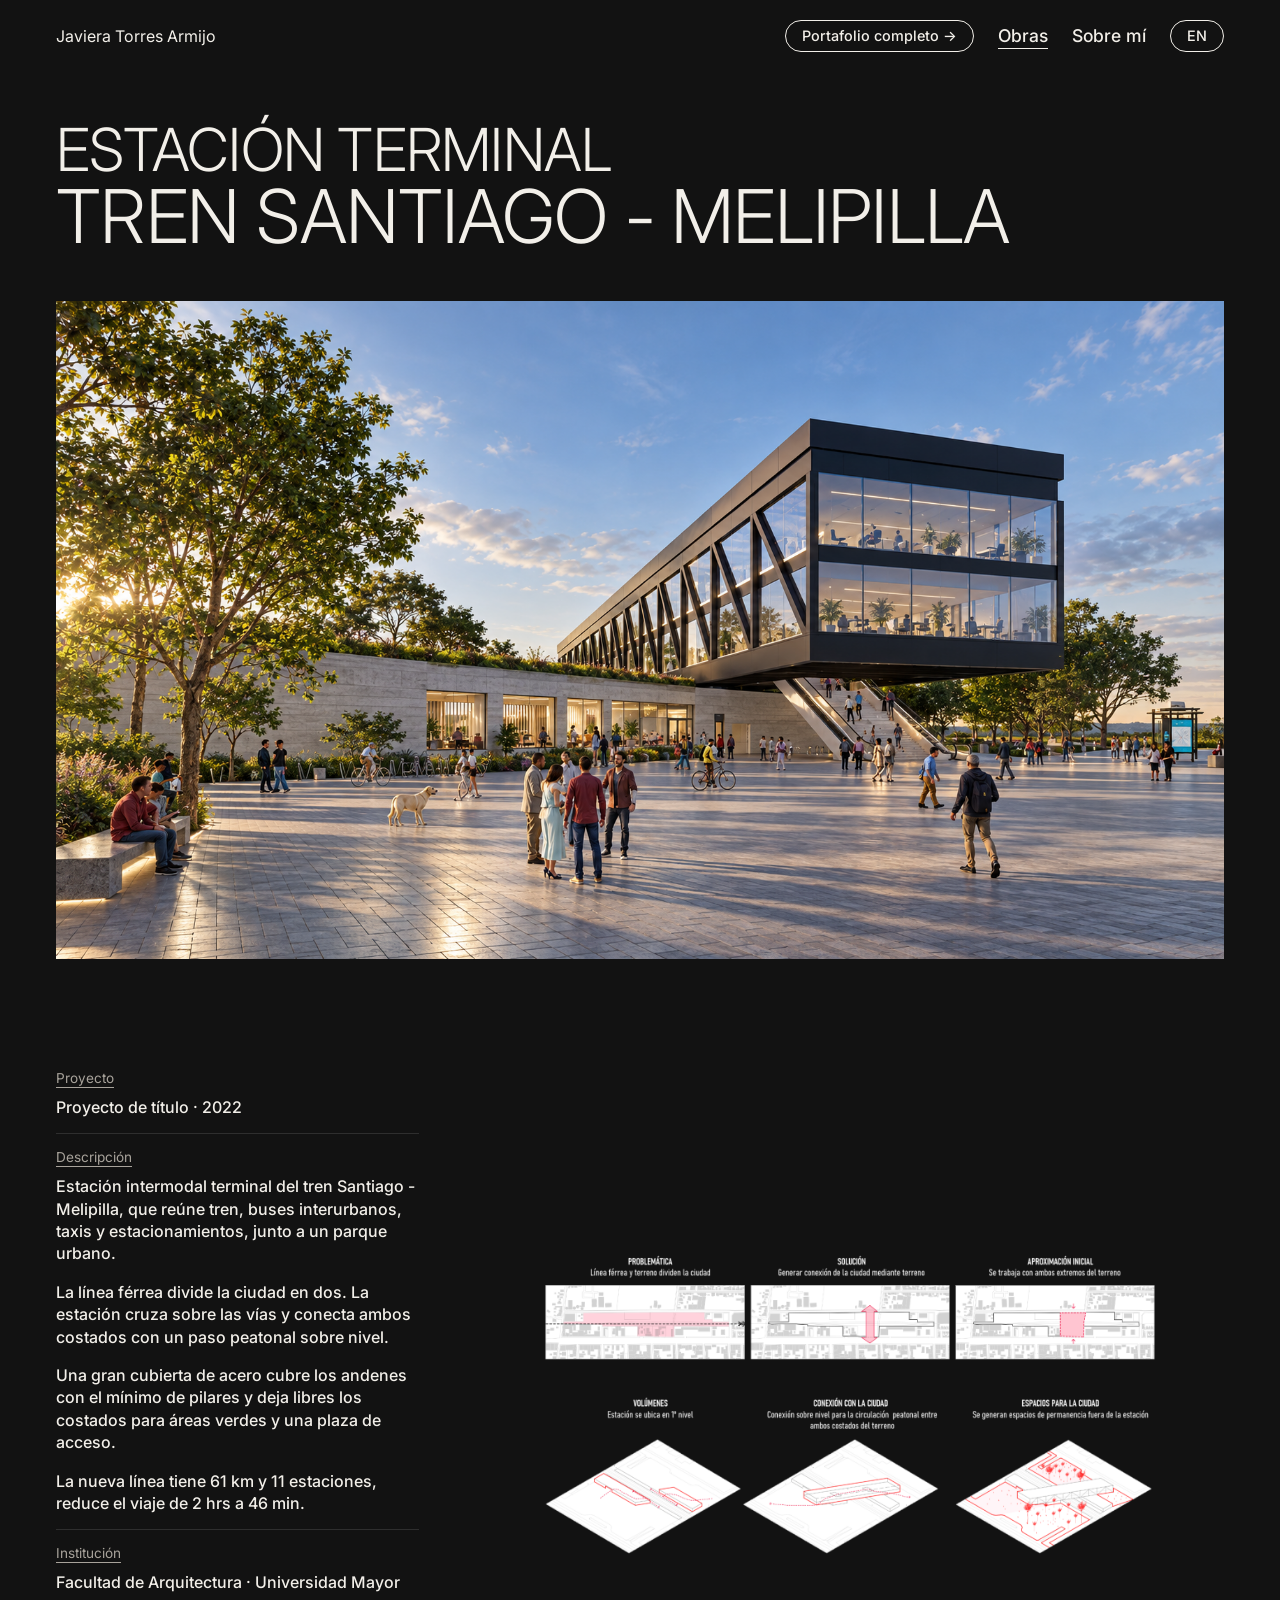
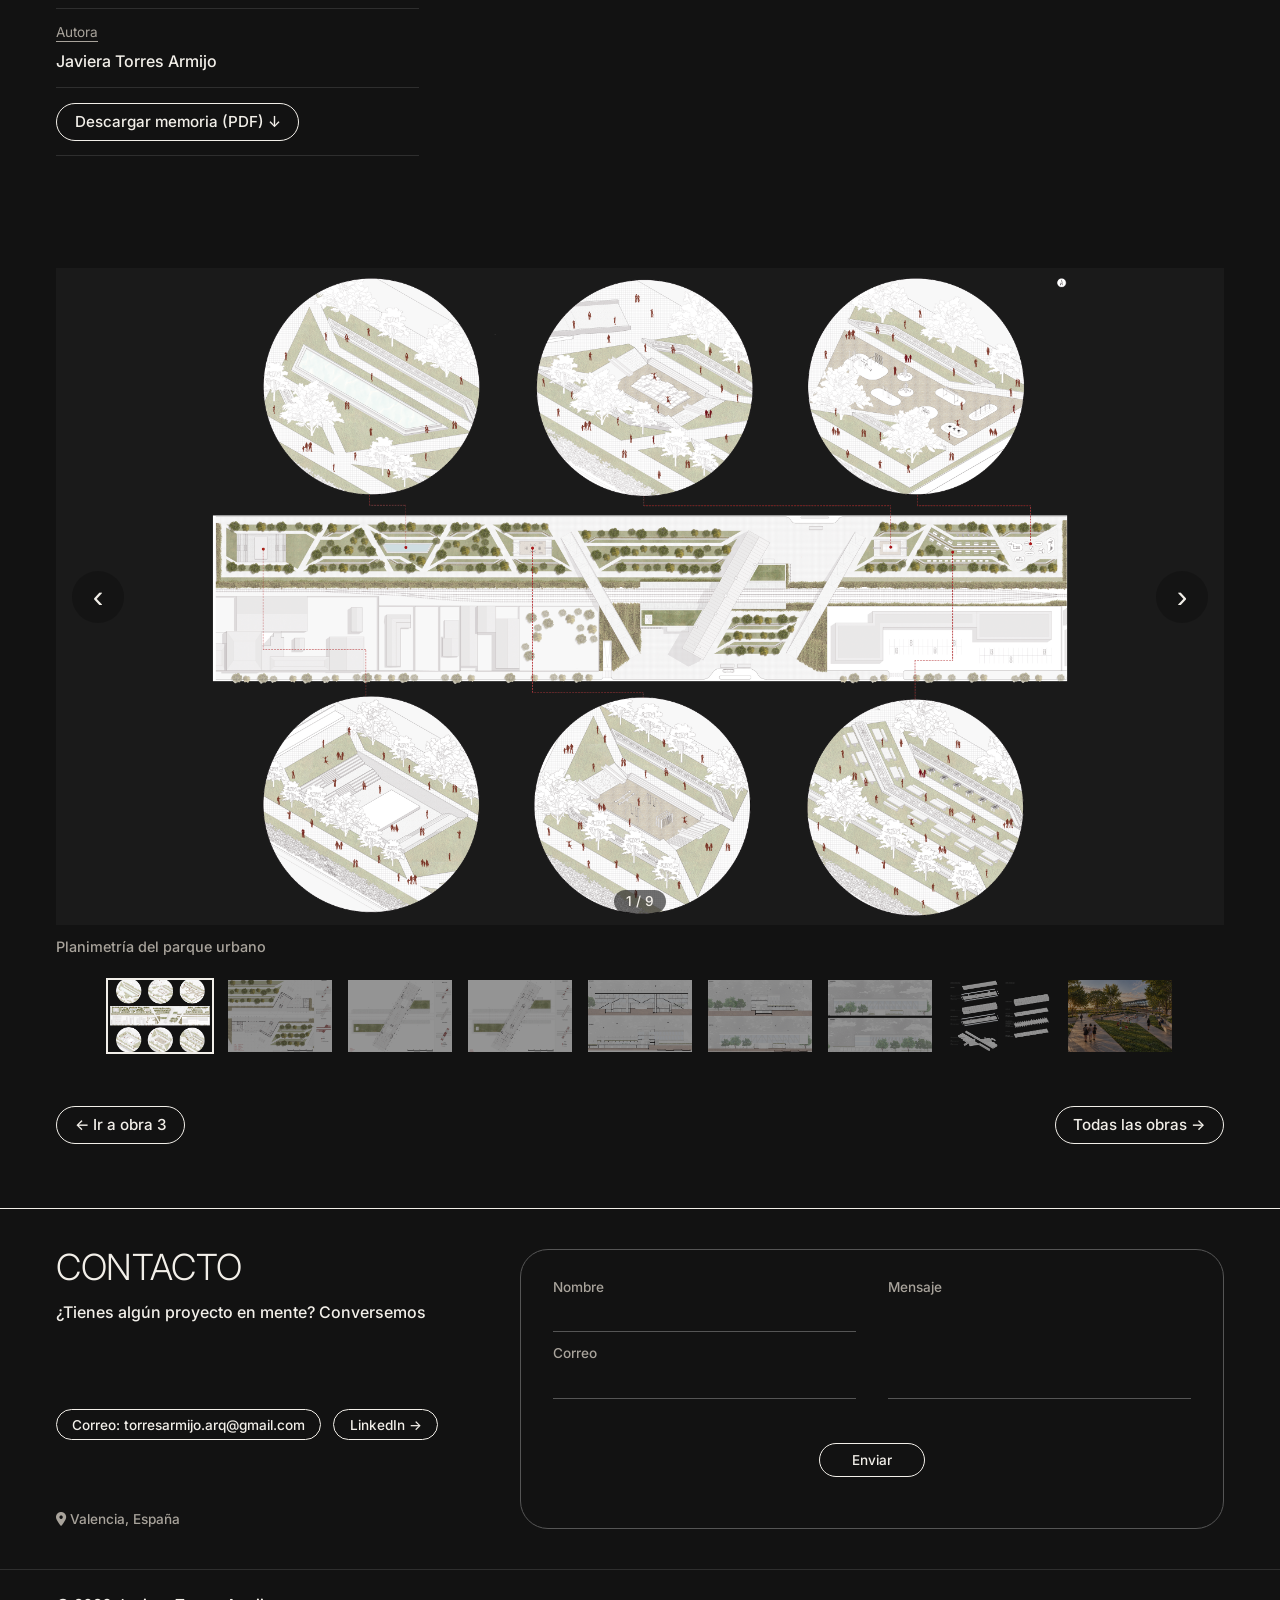
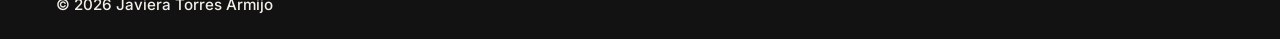
<file: obra-4.html>
<!DOCTYPE html>
<html lang="es">

<head>
    <meta charset="UTF-8">
    <meta name="viewport" content="width=device-width, initial-scale=1.0">
    <title data-i18n="o4.title">Estación terminal, Proyecto Tren Santiago - Melipilla · Javiera Torres Armijo</title>
    <meta name="description" data-i18n-content="o4.desc"
        content="Estación terminal y parque urbano sobre el trazado ferroviario Santiago - Melipilla.">
    <link rel="preconnect" href="https://fonts.googleapis.com">
    <link rel="preconnect" href="https://fonts.gstatic.com" crossorigin>
    <link rel="stylesheet" href="https://fonts.googleapis.com/css2?family=Inter:wght@300;400;500;600&display=swap">
    <link rel="stylesheet" href="https://cdnjs.cloudflare.com/ajax/libs/font-awesome/6.5.1/css/all.min.css">
    <link rel="stylesheet" href="styles.css">
</head>

<body>
    <header class="cabecera">
        <div class="contenedor cabecera__interior">
            <a href="index.html" class="cabecera__nombre">Javiera Torres Armijo</a>
            <nav aria-label="Principal">
                <ul class="menu">
                    <li class="menu__item"><a href="https://online.fliphtml5.com/nnvds/bmsx" class="boton boton--menu" target="_blank" rel="noopener" data-i18n="nav.portafolio">Portafolio
                    completo &rarr;</a></li>
                    <li class="menu__item"> <a href="index.html" class="menu__enlace" aria-current="page" data-i18n="nav.obras">Obras</a></li>
                    <li class="menu__item"><a href="sobre-mi.html" class="menu__enlace" data-i18n="nav.sobre">Sobre mí</a></li>
                    <li class="menu__item"><button class="boton boton--menu" id="boton-idioma" type="button" aria-label="Cambiar idioma">EN</button></li>
                </ul>
            </nav>
        </div>
    </header>
    <main class="contenedor obra">
        <header class="obra__encabezado obra__encabezado--solo">
            <h1 class="titulo-gigante" data-i18n-html="o4.titulo"><span class="obra__linea-menor">Estación terminal</span> Tren Santiago - Melipilla</h1>          
        </header>
        <!-- Imagen de portada -->
        <img src="imgs/obra4/foto1.png" alt="Vista externa de estación terminal" class="obra__principal">
        <!-- Descripción del proyecto -->
        <section class="concepto" aria-label="Descripción del proyecto">
            <dl class="ficha">
                <div class="ficha__fila">
                    <dt data-i18n="ficha.proyecto">Proyecto</dt>
                    <dd data-i18n="o4.proyecto">Proyecto de título · 2022</dd>
                </div>
                <div class="ficha__fila">
                    <dt data-i18n="ficha.descripcion">Descripción</dt>
                    <dd data-i18n="o4.desc1">Estación intermodal terminal del tren Santiago - Melipilla, que reúne tren, buses interurbanos,
                        taxis y estacionamientos, junto a un parque urbano.</dd>
                    <dd data-i18n="o4.desc2">La línea férrea divide la ciudad en dos. La estación cruza sobre las vías y conecta ambos
                        costados con un paso peatonal sobre nivel.</dd>
                    <dd data-i18n="o4.desc3">Una gran cubierta de acero cubre los andenes con el mínimo de pilares y deja libres los costados
                        para áreas verdes y una plaza de acceso.</dd>
                    <dd data-i18n="o4.desc4">La nueva línea tiene 61 km y 11 estaciones, reduce el viaje de 2 hrs a 46 min.</dd>
                </div>

                <div class="ficha__fila">
                    <dt data-i18n="ficha.institucion">Institución</dt>
                    <dd data-i18n="ficha.facultad">Facultad de Arquitectura · Universidad Mayor</dd>
                </div>
                <div class="ficha__fila">
                    <dt data-i18n="ficha.autora">Autora</dt>
                    <dd>Javiera Torres Armijo</dd>
                </div>
                <div class="ficha__fila">
                    <dd><a href="docs/javiera-torres-memoria-titulo.pdf"
                            download="memoria-proyecto-titulo-javiera-torres.pdf" class="boton" data-i18n="o4.descargar">Descargar memoria (PDF)
                            &darr;</a></dd>
                </div>
            </dl>
            <img src="imgs/obra4/foto13.png" alt="Diagrama del proyecto Estación terminal Tren Santiago - Melipilla"
                class="concepto__img">
        </section>

        <!-- Galeria imagen -->
        <section class="galeria-obra" aria-label="Galería de imágenes">
            <div class="galeria-obra__marco">
                <button class="galeria-obra__flecha galeria-obra__flecha--izq" id="flecha-anterior" type="button"
                    aria-label="Imagen anterior">&lsaquo;</button>
                <img src="imgs/obra4/foto4.png" alt="Planimetría del parque urbano" class="galeria-obra__img">
                <button class="galeria-obra__flecha galeria-obra__flecha--der" id="flecha-siguiente" type="button"
                    aria-label="Imagen siguiente">&rsaquo;</button>
                <p class="galeria-obra__contador">1 / 9</p>
            </div>
            <p class="galeria-obra__pie">Planimetría del parque urbano</p>
            <ul class="miniaturas">

                <li><button class="miniatura" type="button" aria-label="Ver imagen 1"><img src="imgs/obra4/foto4.png"
                            alt="Planimetría del parque urbano" class="miniatura__img"></button></li>
                <li><button class="miniatura" type="button" aria-label="Ver imagen 2"><img src="imgs/obra4/foto5.png"
                            alt="Planimetría del primer nivel" class="miniatura__img"></button></li>
                <li><button class="miniatura" type="button" aria-label="Ver imagen 3"><img src="imgs/obra4/foto6.png"
                            alt="Planimetría del segundo nivel" class="miniatura__img"></button></li>
                <li><button class="miniatura" type="button" aria-label="Ver imagen 4"><img src="imgs/obra4/foto7.png"
                            alt="Planimetría del tercer nivel" class="miniatura__img"></button></li>
                <li><button class="miniatura" type="button" aria-label="Ver imagen 5"><img src="imgs/obra4/foto8.png"
                            alt="Cortes de la estación (1 de 2)" class="miniatura__img"></button></li>
                <li><button class="miniatura" type="button" aria-label="Ver imagen 6"><img src="imgs/obra4/foto9.png"
                            alt="Cortes de la estación (2 de 2)" class="miniatura__img"></button></li>
                <li><button class="miniatura" type="button" aria-label="Ver imagen 7"><img src="imgs/obra4/foto10.png"
                            alt="Elevaciones de la estación" class="miniatura__img"></button></li>
                <li><button class="miniatura" type="button" aria-label="Ver imagen 8"><img src="imgs/obra4/foto11.png"
                            alt="Isométrica de estructura" class="miniatura__img"></button></li>
                <li><button class="miniatura" type="button" aria-label="Ver imagen 9"><img src="imgs/obra4/foto12.png"
                            alt="Render parque urbano" class="miniatura__img"></button></li>

            </ul>
        </section>

        <nav class="paginacion" aria-label="Otras obras">
            <a href="obra-3.html" class="boton" data-i18n="pag.prev3">&larr; Ir a obra 3</a>
            <a href="index.html" class="boton" data-i18n="pag.todasNext">Todas las obras &rarr;</a>
        </nav>
    </main>
    <footer class="pie" id="contacto">
        <div class="contenedor contacto">
            <section class="contacto__texto">
                <h2 class="titulo-gigante" data-i18n="pie.titulo">Contacto</h2>
                <p class="contacto__lema" data-i18n="pie.lema">¿Tienes algún proyecto en mente? Conversemos</p>
                <div class="contacto__botones">
                    <span class="boton boton--texto"><span data-i18n="pie.correo">Correo:</span> <span class="contacto__correo">torresarmijo.arq@gmail.com</span></span>
                    <a href="https://www.linkedin.com/in/javiera-torres-4b315a322/" class="boton" target="_blank"
                        rel="noopener">LinkedIn &rarr;</a>
                </div>
                <p class="contacto__lugar"><i class="fa-solid fa-location-dot"></i> <span data-i18n="pie.lugar">Valencia, España</span></p>
            </section>
            <form action="mailto:torresarmijo.arq@gmail.com" class="formulario" method="post" enctype="text/plain"
                id="formulario" novalidate>
                <div class="formulario__campo">
                    <label for="nombre" class="formulario__etiqueta" data-i18n="lbl.nombre">Nombre</label>
                    <input type="text" class="formulario__control" id="nombre" name="nombre" required>
                </div>
                <div class="formulario__campo">
                    <label for="correo" class="formulario__etiqueta" data-i18n="lbl.correo">Correo</label>
                    <input type="email" class="formulario__control" id="correo" name="correo" required>
                </div>
                <div class="formulario__campo">
                    <label for="mensaje" class="formulario__etiqueta" data-i18n="lbl.mensaje">Mensaje</label>
                    <textarea name="mensaje" id="mensaje" class="formulario__control" rows="3" required></textarea>
                </div>
                <button class="boton" type="submit" data-i18n="lbl.enviar">Enviar</button>
                <p class="formulario__mensaje" id="mensaje-formulario" role="status"></p>
            </form>
        </div>
        <div class="contenedor pie__interior">
            <p>&copy; <span id="anio">2026</span> Javiera Torres Armijo</p>            
        </div>
    </footer>
    <script src="idiomas.js" defer></script>
    <script src="main.js" defer></script>
</body>

</html>
</file>
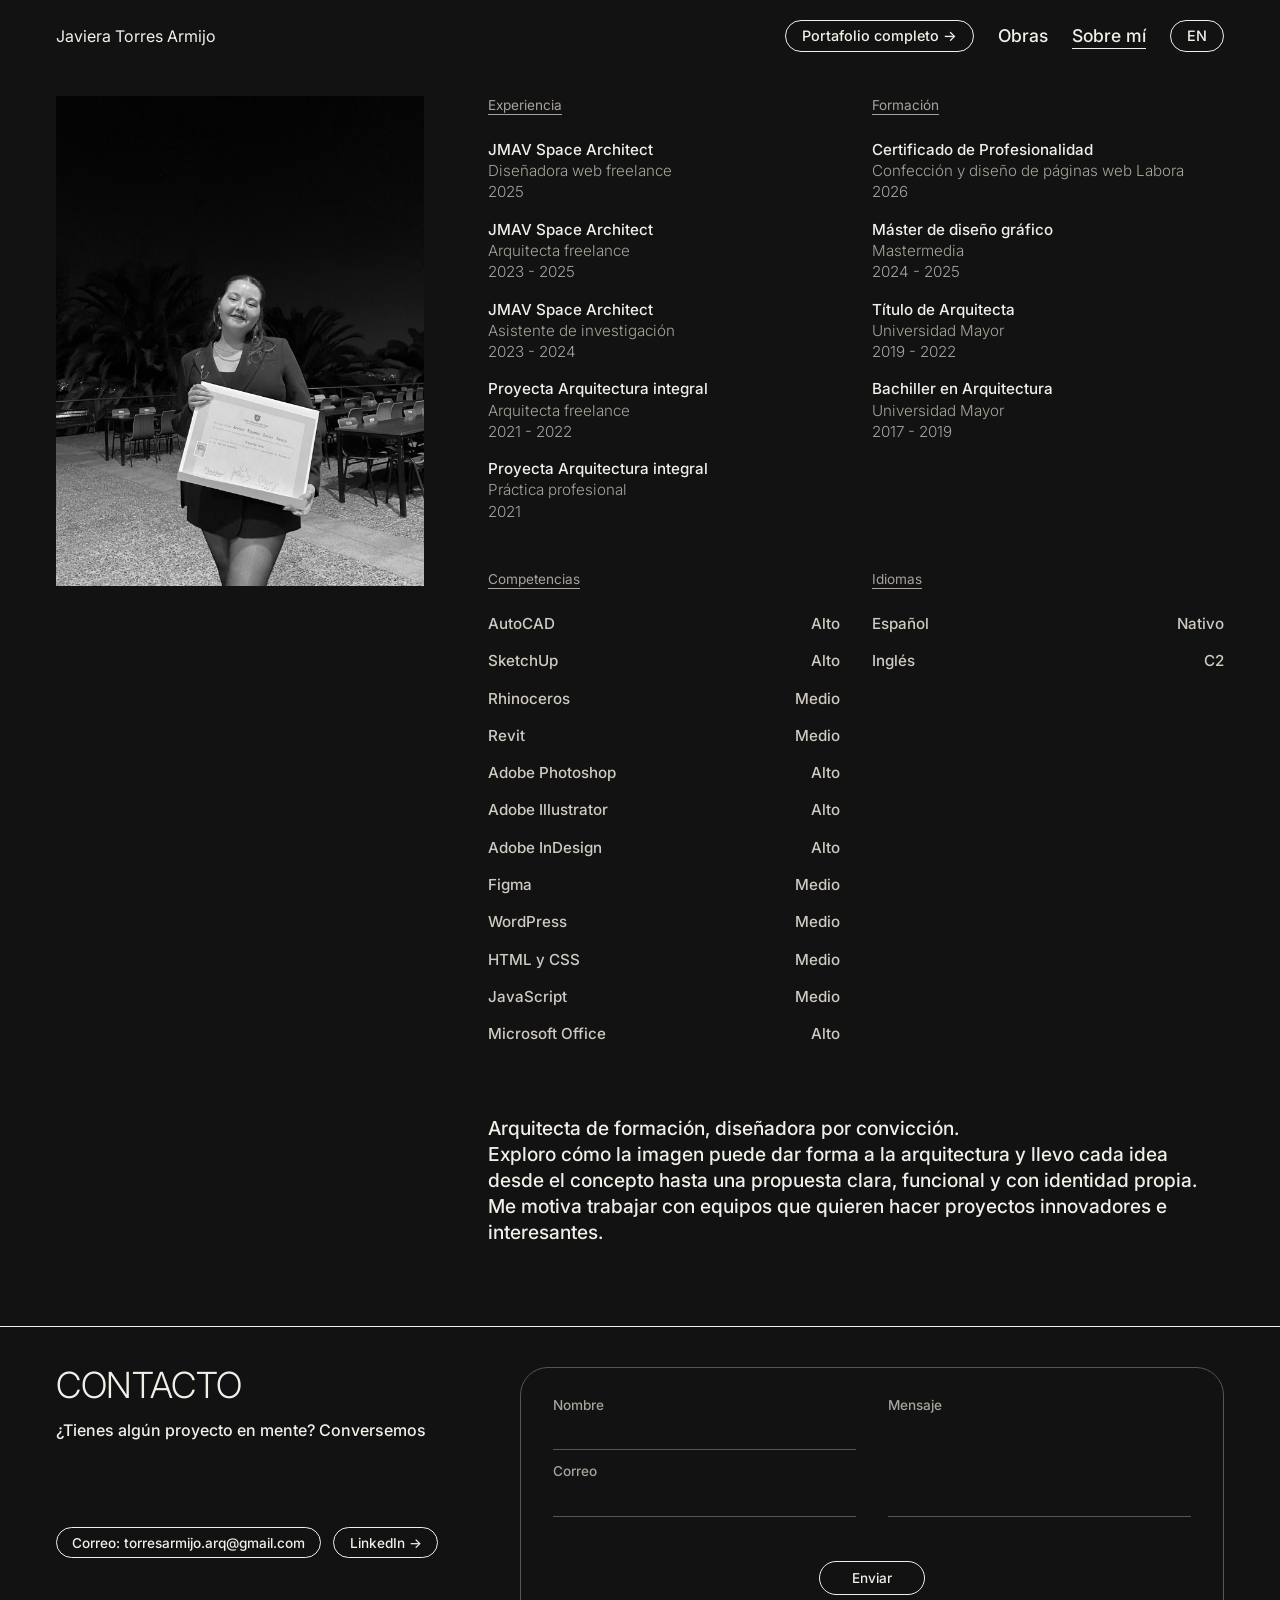
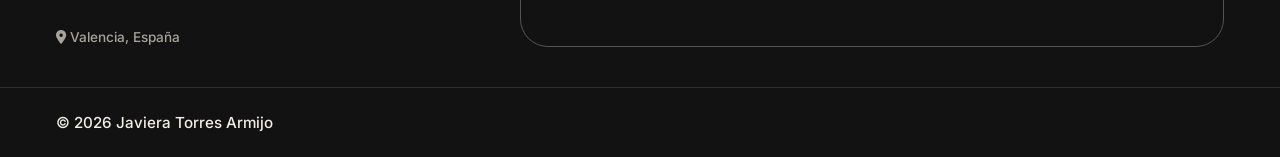
<file: sobre-mi.html>
<!DOCTYPE html>
<html lang="es">

<head>
    <meta charset="UTF-8">
    <meta name="viewport" content="width=device-width, initial-scale=1.0">
    <title data-i18n="sobre.title">Sobre mí · Javiera Torres Armijo</title>
    <meta name="description" data-i18n-content="sobre.desc"
        content="Portafolio de Javiera Torres Armijo, arquitecta, diseñadora gráfica y web. Sobre mí">
    <link rel="preconnect" href="https://fonts.googleapis.com">
    <link rel="preconnect" href="https://fonts.gstatic.com" crossorigin>
    <link rel="stylesheet" href="https://fonts.googleapis.com/css2?family=Inter:wght@300;400;500;600&display=swap">
    <link rel="stylesheet" href="https://cdnjs.cloudflare.com/ajax/libs/font-awesome/6.5.1/css/all.min.css">
    <link rel="stylesheet" href="styles.css">
</head>

<body>
    <header class="cabecera">
        <div class="contenedor cabecera__interior">
            <a href="index.html" class="cabecera__nombre">Javiera Torres Armijo</a>
            <nav aria-label="Principal">
                <ul class="menu">
                    <li class="menu__item"><a href="https://online.fliphtml5.com/nnvds/bmsx" class="boton boton--menu" target="_blank" rel="noopener" data-i18n="nav.portafolio">Portafolio
                    completo &rarr;</a></li>
                    <li class="menu__item"> <a href="index.html" class="menu__enlace" data-i18n="nav.obras">Obras</a></li>
                    <li class="menu__item"><a href="sobre-mi.html" class="menu__enlace" aria-current="page" data-i18n="nav.sobre">Sobre mí</a></li>
                    <li class="menu__item"><button class="boton boton--menu" id="boton-idioma" type="button" aria-label="Cambiar idioma">EN</button></li>
                </ul>
            </nav>
        </div>
    </header>
    <main class="contenedor sobre">
        <section class="sobre__principal">
            <img class="sobre__img" src="imgs/sobremi/foto1.jpeg" width="867" height="596"
                alt="Render exterior de un proyecto de Javiera Torres Armijo">
            <p class="sobre__texto" data-i18n-html="sobre.texto">Arquitecta de formación, diseñadora por convicción. <br> Exploro cómo la imagen puede dar forma a la arquitectura y llevo cada idea desde el concepto hasta una propuesta clara, funcional y con identidad propia. Me motiva trabajar con equipos que quieren hacer proyectos innovadores e interesantes.</p>
        </section>
        <aside class="sobre__datos">
            <section>
                <h2 class="lista__titulo" data-i18n="sobre.hExp">Experiencia</h2>
                <dl class="lista lista--detalle">
                    <div class="lista__fila">
                        <dt>JMAV Space Architect</dt>
                        <dd data-i18n="role.web">Diseñadora web freelance</dd>
                        <dd>2025</dd>
                    </div>
                    <div class="lista__fila">
                        <dt>JMAV Space Architect</dt>
                        <dd data-i18n="role.arq">Arquitecta freelance</dd>
                        <dd>2023 - 2025</dd>
                    </div>
                    <div class="lista__fila">
                        <dt>JMAV Space Architect</dt>
                        <dd data-i18n="role.inv">Asistente de investigación</dd>
                        <dd>2023 - 2024</dd>
                    </div>
                    <div class="lista__fila">
                        <dt>Proyecta Arquitectura integral</dt>
                        <dd data-i18n="role.arq">Arquitecta freelance</dd>
                        <dd>2021 - 2022</dd>
                    </div>
                    <div class="lista__fila">
                        <dt>Proyecta Arquitectura integral</dt>
                        <dd data-i18n="role.prac">Práctica profesional</dd>
                        <dd>2021</dd>
                    </div>
                </dl>
            </section>
            <section>
                <h2 class="lista__titulo" data-i18n="sobre.hForm">Formación</h2>
                <dl class="lista lista--detalle">
                    <div class="lista__fila">
                        <dt data-i18n="edu.cert">Certificado de Profesionalidad</dt>
                        <dd data-i18n="edu.certDesc">Confección y diseño de páginas web Labora</dd>
                        <dd>2026</dd>
                    </div>
                    <div class="lista__fila">
                        <dt data-i18n="edu.master">Máster de diseño gráfico</dt>
                        <dd>Mastermedia</dd>
                        <dd>2024 - 2025</dd>
                    </div>
                    <div class="lista__fila">
                        <dt data-i18n="edu.titulo">Título de Arquitecta</dt>
                        <dd>Universidad Mayor</dd>
                        <dd>2019 - 2022</dd>
                    </div>
                    <div class="lista__fila">
                        <dt data-i18n="edu.bach">Bachiller en Arquitectura</dt>
                        <dd>Universidad Mayor</dd>
                        <dd>2017 - 2019</dd>
                    </div>

                </dl>
            </section>
            <section>
                <h2 class="lista__titulo" data-i18n="sobre.hComp">Competencias</h2>
                <dl class="lista">
                    <div class="lista__fila">
                        <dt>AutoCAD</dt>
                        <dd data-i18n="nivel.alto">Alto</dd>
                    </div>
                    <div class="lista__fila">
                        <dt>SketchUp</dt>
                        <dd data-i18n="nivel.alto">Alto</dd>
                    </div>
                    <div class="lista__fila">
                        <dt>Rhinoceros</dt>
                        <dd data-i18n="nivel.medio">Medio</dd>
                    </div>
                    <div class="lista__fila">
                        <dt>Revit</dt>
                        <dd data-i18n="nivel.medio">Medio</dd>
                    </div>
                    <div class="lista__fila">
                        <dt>Adobe Photoshop</dt>
                        <dd data-i18n="nivel.alto">Alto</dd>
                    </div>
                    <div class="lista__fila">
                        <dt>Adobe Illustrator</dt>
                        <dd data-i18n="nivel.alto">Alto</dd>
                    </div>
                    <div class="lista__fila">
                        <dt>Adobe InDesign</dt>
                        <dd data-i18n="nivel.alto">Alto</dd>
                    </div>
                    <div class="lista__fila">
                        <dt>Figma</dt>
                        <dd data-i18n="nivel.medio">Medio</dd>
                    </div>
                    <div class="lista__fila">
                        <dt>WordPress</dt>
                        <dd data-i18n="nivel.medio">Medio</dd>
                    </div>
                    <div class="lista__fila">
                        <dt>HTML y CSS</dt>
                        <dd data-i18n="nivel.medio">Medio</dd>
                    </div>
                    <div class="lista__fila">
                        <dt>JavaScript</dt>
                        <dd data-i18n="nivel.medio">Medio</dd>
                    </div>
                    <div class="lista__fila">
                        <dt>Microsoft Office</dt>
                        <dd data-i18n="nivel.alto">Alto</dd>
                    </div>
                </dl>
            </section>

            <section>
                <h2 class="lista__titulo" data-i18n="sobre.hIdi">Idiomas</h2>
                <dl class="lista">
                    <div class="lista__fila">
                        <dt data-i18n="len.es">Español</dt>
                        <dd data-i18n="nivel.nativo">Nativo</dd>
                    </div>
                    <div class="lista__fila">
                        <dt data-i18n="len.en">Inglés</dt>
                        <dd>C2</dd>
                    </div>
                </dl>
            </section>
        </aside>

    </main>
    <footer class="pie" id="contacto">
        <div class="contenedor contacto">
            <section class="contacto__texto">
                <h2 class="titulo-gigante" data-i18n="pie.titulo">Contacto</h2>
                <p class="contacto__lema" data-i18n="pie.lema">¿Tienes algún proyecto en mente? Conversemos</p>
                <div class="contacto__botones">
                    <span class="boton boton--texto"><span data-i18n="pie.correo">Correo:</span> <span class="contacto__correo">torresarmijo.arq@gmail.com</span></span>
                    <a href="https://www.linkedin.com/in/javiera-torres-4b315a322/" class="boton" target="_blank"
                        rel="noopener">LinkedIn &rarr;</a>
                </div>
                <p class="contacto__lugar"><i class="fa-solid fa-location-dot"></i> <span data-i18n="pie.lugar">Valencia, España</span></p>
            </section>
            <form action="mailto:torresarmijo.arq@gmail.com" class="formulario" method="post" enctype="text/plain"
                id="formulario" novalidate>
                <div class="formulario__campo">
                    <label for="nombre" class="formulario__etiqueta" data-i18n="lbl.nombre">Nombre</label>
                    <input type="text" class="formulario__control" id="nombre" name="nombre" required>
                </div>
                <div class="formulario__campo">
                    <label for="correo" class="formulario__etiqueta" data-i18n="lbl.correo">Correo</label>
                    <input type="email" class="formulario__control" id="correo" name="correo" required>
                </div>
                <div class="formulario__campo">
                    <label for="mensaje" class="formulario__etiqueta" data-i18n="lbl.mensaje">Mensaje</label>
                    <textarea name="mensaje" id="mensaje" class="formulario__control" rows="3" required></textarea>
                </div>
                <button class="boton" type="submit" data-i18n="lbl.enviar">Enviar</button>
                <p class="formulario__mensaje" id="mensaje-formulario" role="status"></p>
            </form>
        </div>
        <div class="contenedor pie__interior">
            <p>&copy; <span id="anio">2026</span> Javiera Torres Armijo</p>            
        </div>
    </footer>
    <script src="idiomas.js" defer></script>
    <script src="main.js" defer></script>
</body>

</html>
</file>
<file: styles.css>
* {
    box-sizing: border-box;
    margin: 0;
}

html {
    scroll-behavior: smooth;
}

body {
    background: #121212;
    color: #f2efe9;
    font: 500 1rem/1.4 "Inter", sans-serif;
}

img {
    max-width: 100%;
    height: auto;
    display: block;
}

a {
    color: inherit;
}

.contenedor {
    max-width: 1600px;
    margin: 0 auto;
    padding: 0 1.25rem;
}

.titulo-gigante {
    font-weight: 300;
    text-transform: uppercase;
    font-size: clamp(2.25rem, 6vw, 4.5rem);
    line-height: 1;
    letter-spacing: -.01em;
}

.titulo-gigante__sub{
    display: block;
    margin-top: .75rem;
    font-size: clamp(1.5rem, 3vw, 2.25rem);
    line-height: 1.1;
}

/* CABECERA Y MENÚ HORIZONTAL */
.cabecera {
    position: sticky;
    top: 0;
    z-index: 10;
    background: #121212;
}

.cabecera__interior {
    display: flex;
    justify-content: space-between;
    align-items: center;
    gap: 1rem;
    padding-top: 1rem;
    padding-bottom: 1rem;
}

.cabecera__nombre {
    text-decoration: none;
    font-size: 1rem;
    font-weight: 400;
}

.menu {
    display: flex;
    align-items: center;
    gap: 1rem;
    list-style: none;
    padding: 0;
    font-size: .95rem;
}

.menu__enlace {
    text-decoration: none;
}

.menu__enlace:hover,
.menu__enlace[aria-current="page"] {
    text-decoration: underline;
    text-underline-offset: 6px;
}

/* BOTON  */
.boton {
    display: inline-block;
    border: 1px solid #f2efe9;
    border-radius: 999px;
    padding: .55rem 1.1rem;
    background: none;
    color: #f2efe9;
    font: 500 .95rem "Inter", sans-serif;
    text-decoration: none;
    cursor: pointer;
    transition: background .2s, color .2s;
}

.boton:hover,
.boton:focus-visible {
    background: #f2efe9;
    color: #121212;
}

/* BOTON DEL MENU portafolio completo */
.boton--menu{
    padding: .4rem 1rem;
    font-size: .9rem;
}

@media (max-width:600px){
    .cabecera__interior{
        flex-wrap: wrap;
    }
}

/* CORREO COMO TEXTO COPIABLE (NO ES ENLACE */
.boton--texto,
.boton--texto:hover{
    background: none;
    color: #f2efe9;
    cursor: text;
}

.contacto__correo{
    user-select: all;
}


/* OBRAS: FILA HORIZONTAL CON DESPLAZAMIENTO */
.obras {
    padding: 1.5rem 0 2rem;
    min-height: calc(100vh - 4.5rem);
    min-height: calc(100svh - 4.5rem);
    display: flex;
    flex-direction: column;
    justify-content: flex-end;
}

.obras .obras__controles{
    width: 100%;
}

.obras__fila {
    display: flex;
    gap: 1.25rem;
    list-style: none;
    padding: 0 1.25rem 1rem;
    overflow-x: auto;
    scroll-snap-type: x mandatory;
    scroll-padding: 0 1.25rem;
    scrollbar-width: thin;   
}

.obras__fila::-webkit-scrollbar{
    display: none;
}

.obras__item {
    flex: 0 0 78vw;
    scroll-snap-align: start;
}

.presentacion {
    display: flex;
    align-items: flex-end;
}

.presentacion__texto {
    font-size: 1.35rem;
    font-weight: 500;
    line-height: 1.25;
}

.tarjeta {
    position: relative;
    display: block;
    aspect-ratio: 3/2;
    overflow: hidden;
    color: #f2efe9;
    text-decoration: none;
}

.tarjeta__img {
    width: 100%;
    height: 100%;
    object-fit: cover;
    filter: grayscale(1);
    transition: filter .4s, transform .6s;
}

.tarjeta:hover .tarjeta__img,
.tarjeta:focus-visible .tarjeta__img {
    filter: grayscale(0);
    transform: scale(1.03);
}

.tarjeta__texto {
    position: absolute;
    inset: auto 0 0 0;
    padding: 3rem 1.25rem 1.25rem;
    background: linear-gradient(to top, rgba(0, 0, 0, .85), transparent);
}

.tarjeta__titulo {
    font-size: 1.05rem;
    font-weight: 500;
}

.tarjeta__sub {
    font-size: .9rem;
}

.obras__aviso {
    font-size: .9rem;
    display: flex;
    align-items: center;
    gap: 1rem;
    font-size: .9rem;
}

.raton {
    position: relative;
    flex: none;
    width: 1.25rem;
    height: 2.25rem;
    border: 2px solid #f2efe9;
    border-radius: 999px;
}

.raton::after{
    content: "";
    position: absolute;
    top: .4rem;
    left: 50%;
    width: .2rem;
    height: .4rem;
    margin-left: -.1rem;
    border-radius: 999px;
    background: #f2efe9;
    animation: rueda 1.6s ease-in-out infinite;
}

@keyframes rueda{
    0%{opacity: 0; transform: translateY(0);}
    30%{opacity: 1;}
    100%{opacity: 0; transform: translateY(.8rem);}
}

@media (prefers-reduced-motion: reduce){
    .raton::after{animation: none;}
}
/* PAGINA DE OBRAS */
.obra {
    padding-bottom: 2rem;
}

.obra__encabezado {
    display: grid;
    gap: 1rem;
    padding: 2rem 0;
}

.obra__resumen {
    max-width: 40rem;
    font-size: 1.3rem;
    line-height: 1.25;
}

.obra__principal {
    width: 100%;
    max-height: 85vh;
    object-fit: cover;
}

.obra__cuerpo {
    display: grid;
    gap: 2rem;
    padding: 3rem 0;
}

.obra__secundaria {
    width: 100%;
}

.ficha__fila {
    padding: .9rem 0;
    border-bottom: 1px solid #2e2e2e;
}

.ficha dt {
    color: #a8a39b;
    font-size: .85rem;
    font-weight: 400;
    margin-bottom: .5rem;
    text-decoration: underline;
    text-underline-offset: 4px;
}

.ficha dd + dd{
    margin-top: 1rem;
}

.galeria {
    display: grid;
    gap: 2rem;
}

.galeria__pie {
    padding-top: .5rem;
    font-size: .85rem;
    color: #a8a39b;
}

.galeria__img {
    width: 100%;
}

.paginacion {
    display: flex;
    flex-wrap: wrap;
    justify-content: space-between;
    gap: 1rem;
    margin-top: 3rem;
}

/* SOBRE MI */
.sobre {
    display: grid;
    gap: 3rem;
    padding-top: 1.5rem;
    padding-bottom: 3rem;
}

.sobre__img {
    width: 100%;    
    filter: grayscale(1);
}

.sobre__texto {
    margin: 1.5rem 0 0;
    font-size: 1.2rem;
    line-height: 1.35;
    max-width: 60rem;
}

.sobre__botones,
.contacto__botones {
    display: flex;
    flex-wrap: wrap;
    gap: .75rem;
}

.sobre__datos {
    display: grid;
    gap: 2.5rem;
    align-content: start;
    color: #cfcac2;
}

.lista__titulo {
    font-size: .85rem;
    font-weight: 400;
    color: #a8a39b;
    text-decoration: underline;
    text-underline-offset: 4px;
    margin-bottom: 1rem;
}

.lista__fila {
    display: flex;
    justify-content: space-between;
    flex-wrap: wrap;
    gap: .15rem 1rem;
    padding: .5rem 0;
    font-size: .95rem;
}

.lista__fila dd {
    text-align: right;
    white-space: nowrap;
}

/* CONTACTO Y FORMULARIO */
.contacto {
    display: grid;
    gap: 3rem;
    padding-top: 3rem;
    padding-bottom: 4rem;
}

.contacto__lema {
    margin: 1.5rem 0;
    font-size: 1.2rem;
    max-width: 32rem;
}

.contacto__lugar {
    margin-top: 1.5rem;
    color: #a8a39b;
}

.formulario {
    display: grid;
    gap: 1.25rem;
    align-content: end;
}

.formulario__campo {
    display: grid;
    gap: .25rem;
}

.formulario__etiqueta {
    font-size: .85rem;
    color: #a8a39b;
}

.formulario__control {
    width: 100%;
    padding: .6rem 0;
    border: 0;
    border-bottom: 1px solid #555;
    background: transparent;
    color: #f2efe9;
    font: inherit;
}

.formulario__control:focus {
    outline: 0;
    border-bottom-color: #f2efe9;
}

.formulario__control option {
    background: #121212;
}

.formulario .boton {
    justify-self: start;
}

/* PIE */
.pie {
    margin-top: 2rem;
    border-top: 1px solid #f2efe9;
}

.pie__interior {
    display: flex;
    flex-wrap: wrap;
    justify-content: space-between;
    gap: 1rem;
    padding-top: 1.5rem;
    padding-bottom: 1.5rem;
    font-size: .95rem;
}

.pie__contacto {
    display: grid;
    gap: .25rem;
}

.contacto + .pie__interior{
    border-top: 1px solid #2e2e2e;
}

/* PIE COMPACTO */
.pie .contacto{
    gap: 2rem;
    padding-top: 2.5rem;
    padding-bottom: 2.5rem;
    align-items: start;
}

.pie .titulo-gigante{
    font-size: clamp(1.5rem, 3vw, 2.25rem);
}

.pie .contacto__lema{
    margin: 1rem 0;
    font-size: 1rem;
}

.pie .contacto__lugar{
    margin-top: 1rem;
    font-size: .85rem;
}

.pie .boton{
    padding: .4rem .95rem;
    font-size: .85rem;
}

.pie .formulario{
    gap: .75rem;
    font-size: .85rem;
    border: 1px solid #555;
    border-radius: 1.75rem;
    padding: 1.75rem 2rem 1.5rem;
   
}

.pie .formulario .boton{
    justify-self: center;
    margin-top: 2rem;
    padding: .5rem 2rem;
}

.pie .formulario__control{
    padding: .35rem 0;
}

.pie .formulario__mensaje{
    min-height: 1.2em;
    font-size: .8rem;
}

@media(min-width:768px){
    .pie .contacto{
        grid-template-columns: 1fr minmax(0, 22rem);
        gap: 4rem;
    }
}
/* JAVASCRIPT */
.obras__controles{
    display: flex;
    justify-content: space-between;
    align-items: center;
    gap: 1rem;
    margin-top: 1rem;
}

.obra img{
    cursor: zoom-in;
}

.visor{
    width: 100%;
    height: 100%;
    max-width: none;
    max-height: none;
    margin: 0;
    padding: 1rem;
    border: 0;
    background: rgba(0,0,0,.95);
    color: #f2efe9;
}

.visor[open]{
    display: grid;
    grid-template-rows: 1fr auto;
    gap: .75rem;
}

.visor__img{
    width: 100%;
    height: 100%;
    min-height: 0;
    margin: auto;
    object-fit: contain;
}

.visor__pie{
    text-align: center;
    font-size: .9rem;
    color: #a8a39b;
}

.visor__cerrar{
    position: absolute;
    top: .75rem;
    right: 1rem;
    z-index: 1;
    background: none;
    border: 0;
    color: #f2efe9;
    font-size: 2.25rem;
    line-height: 1;
    cursor: pointer;
}

.formulario__mensaje{
    min-height: 1.4em;
    font-size: .9rem;
}

.formulario__mensaje--error{
    color: #ff8a7a;
}

.formulario__mensaje--ok{
    color: #9fd6a8;
}

/* GALERIA DE LA OBRA */
.galeria-obra__marco{
    position: relative;
    width: 100%;
    max-height: 80vh;
    aspect-ratio: 4/3;
    background: #1a1a1a;
}

.galeria-obra__img{
    width: 100%;
    height: 100%;
    object-fit: contain;
}

.galeria-obra__flecha{
    position: absolute;
    top: 50%;
    transform: translateY(-50%);
    display: grid;
    place-items: center;
    width: 2.75rem;
    height: 2.75rem;
    padding-bottom: .2rem;
    border: 0;
    border-radius: 50%;
    background: rgba(18, 18, 18, .6);
    color: #f2efe9;
    font-size: 2rem;
    line-height: 2rem;
    cursor: pointer;
    transition: background .2s, color .2s;
}

.galeria-obra__flecha:hover, .galeria-obra__flecha:focus-visible{
    background: #f2efe9;
    color: #121212;
}

.galeria-obra__flecha--izq{
    left: 1rem;
}

.galeria-obra__flecha--der{
    right: 1rem;
}

.galeria-obra__contador{
    position: absolute;
    bottom: .75rem;
    left: 50%;
    transform: translateX(-50%);
    padding: .15rem .75rem;
    border-radius: 999px;
    background: rgba(18, 18, 18, .6);
    font-size: .85rem;
}

.galeria-obra__pie{
    margin-top: .75rem;
    font-size: .9rem;
    color: #a8a39b;
}

.miniaturas{
    position: relative;
    display: flex;
    gap: .75rem;
    list-style: none;
    width: fit-content;
    max-width: 100%;
    margin: 1rem auto 0;
    padding: .25rem;
    overflow-x: auto;
    scrollbar-width: thin;
    scrollbar-color: #555 #121212;
}

.miniaturas li{
    flex-shrink: 0;
}

.miniatura{
    display: block;
    padding: 0;
    border: 2px solid transparent;
    background: none;
    opacity: .55;
    cursor: pointer;
    transition: opacity .2s, border-color .2s;
}

.miniatura:hover,
.miniatura:focus-visible{
    opacity: 1;
}

.miniatura--activa{
    opacity: 1;
    border-color: #f2efe9;
}

.miniatura .miniatura__img{
    width: 6.5rem;
    height: 4.5rem;
    object-fit: cover;
    cursor: pointer;
}

.ficha{
    max-width: 44rem;
    margin-top: 2.5rem;
}

/* DESCRIPCIÓN Y DIAGRAMA (movil) */
.concepto{
    display: grid;
    gap: 2rem;
    padding: 3rem 0 4rem;
}

.concepto .ficha{
    margin-top: 0;
}

.concepto__titulo{
    margin-bottom: .75rem;
    font-size: .95rem;
    font-weight: 500;
    text-decoration: underline;
    text-underline-offset: 4px;
}

.concepto__texto p + .concepto__titulo{
    margin-top: 3rem;
}

.concepto__img{
    width: 100%;
}

/* portada y diagrama no abren el visor, asique va sin lupa */
.obra .obra__principal, .obra .concepto__img{
    cursor: default;
}

/* TABLET Y ESCRITORIO */
@media (min-width:768px) {

    .contenedor{
        max-width: none;
        padding-left: 3.5rem;
        padding-right: 3.5rem;
    }

    .obras__fila{
        width: calc(100% - 7rem);
        margin: 0 auto;
        padding-left: 0;
        padding-right: 0;
        scroll-padding: 0;
        scroll-snap-type: none;
    }

    .cabecera__interior {
        padding-top: 1.25rem;
        padding-bottom: 1.25rem;
    }

    .menu {
        gap: 1.5rem;
        font-size: 1.1rem;
    }

    .obras__item {
        flex-basis: 800px;
    }

    .tarjeta{
        aspect-ratio: 5/4;
        max-height: 78vh;
    }

    .presentacion__texto {
        font-size: 1.1rem;
        max-width: 29.5rem;
        text-align: justify;
                
    }

    .obras__item.presentacion{
        flex-basis: 32rem;
    }

    .obra__encabezado {
        --texto: clamp(.9rem, 1.1vw, 1.25rem);
        grid-template-columns: fit-content(70%) minmax(0, 40rem);
        justify-content: start;
        align-items: end;
        column-gap: 2.5rem;
        padding: 3rem 0;
    }

    /* 3 lineas pequeñas */
    .obra__encabezado .titulo-gigante{
        font-size: calc(var(--texto)*5.15);
    }

    .obra__resumen{
        margin-bottom: calc(var(--texto)* .7);
        font-size: var(--texto);
        max-width: 25ch;
    }

    .galeria-obra__marco{
        aspect-ratio: 16/9;
    }

    .galeria-obra__flecha{
        width: 3.25rem;
        height: 3.25rem;
    }

    .obra__cuerpo {
        grid-template-columns: 1.3fr 1fr;
        gap: 4rem;
        align-items: center;
    }

    .galeria {
        gap: 3rem;
    }

    .sobre__datos {
        grid-template-columns: repeat(2, minmax(0, 1fr));
        gap: 2.5rem 2rem;
    }

    .contacto {
        grid-template-columns: 1.3fr 1fr;
        gap: 5rem;
        align-items: end;
    }

    .pie__contacto {
        text-align: right;
    }
}

/* ESCRITOIO */
@media (min-width:1024px){
    .concepto{
        grid-template-columns: minmax(0, 1fr) minmax(0,2fr);
        gap: 5rem;
        align-items: center;
        padding: 6rem 0 7rem;
    }

    .pie .contacto{
        grid-template-columns: 1fr minmax(0, 44rem);
    }

    .pie .formulario{
        grid-template-columns: 1fr 1fr;
        column-gap: 2rem;
    }

    .pie .formulario__campo:has(textarea){
        grid-column: 2;
        grid-row: 1 / span 2;
        grid-template-rows: auto 1fr;
    }

    .pie .formulario textarea{
        height: 100%;
        min-height: 5.5rem;
        resize: none;
    }

    .pie .formulario .boton{
        grid-column: 1 / -1;
        grid-row: 3;
    }

    .pie .formulario__mensaje{
        grid-column: 1 / -1;
        grid-row: 4;
    }
}

/* SOBRE MI */
@media(min-width:1200px){
    .sobre{
        grid-template-columns: minmax(0,1fr) minmax(0,2fr);
        gap: 4rem;
        align-items: start;
    }
}

/* 4 columnas solo si hay ancho suficiente */
@media(min-width:1600px){
    .sobre__datos{
        grid-template-columns: repeat(4, minmax(0,1fr));
    }
}

/* experiencia y formacion */
.lista--detalle .lista__fila{
    display: block;
}

.lista--detalle dt{
    color: #f2efe9;
    font-weight: 500;
}

.lista--detalle dd{
    text-align: left;
    white-space: normal;
    color: #a8a39b;
    font-weight: 300;
}

/* texto */
@media (min-width:1200px){
    .sobre{
        grid-template-rows: 1fr auto;
    }

    .sobre__principal{
        display: contents;
    }

    .sobre__img{
        grid-column: 1;
        grid-row: 1 / span 2;
    }

    .sobre__datos{
        grid-column: 2;
        grid-row: 1;
    }

    .sobre__texto{
        grid-column: 2;
        grid-row: 2;
        align-self: end;
        margin: 0;
        max-width: none;
    }
}

/* OBRA 4 titulo en dos lineas*/
.obra__encabezado--solo{
    grid-template-columns: 1fr;
}

.obra__linea-menor{
    display: block;
    font-size: .8em;
}

/* FOOTER: contacto */
.pie .contacto{
    align-items: stretch;
}

.pie .contacto__texto{
    display: flex;
    flex-direction: column;    
}

/* TITULO Y FRASES JUNTOS ARRIBA, resto se reparte */
.pie .contacto__texto .contacto__botones,
.pie .contacto__texto .contacto__lugar{
    margin-top: auto;
}
</file>
